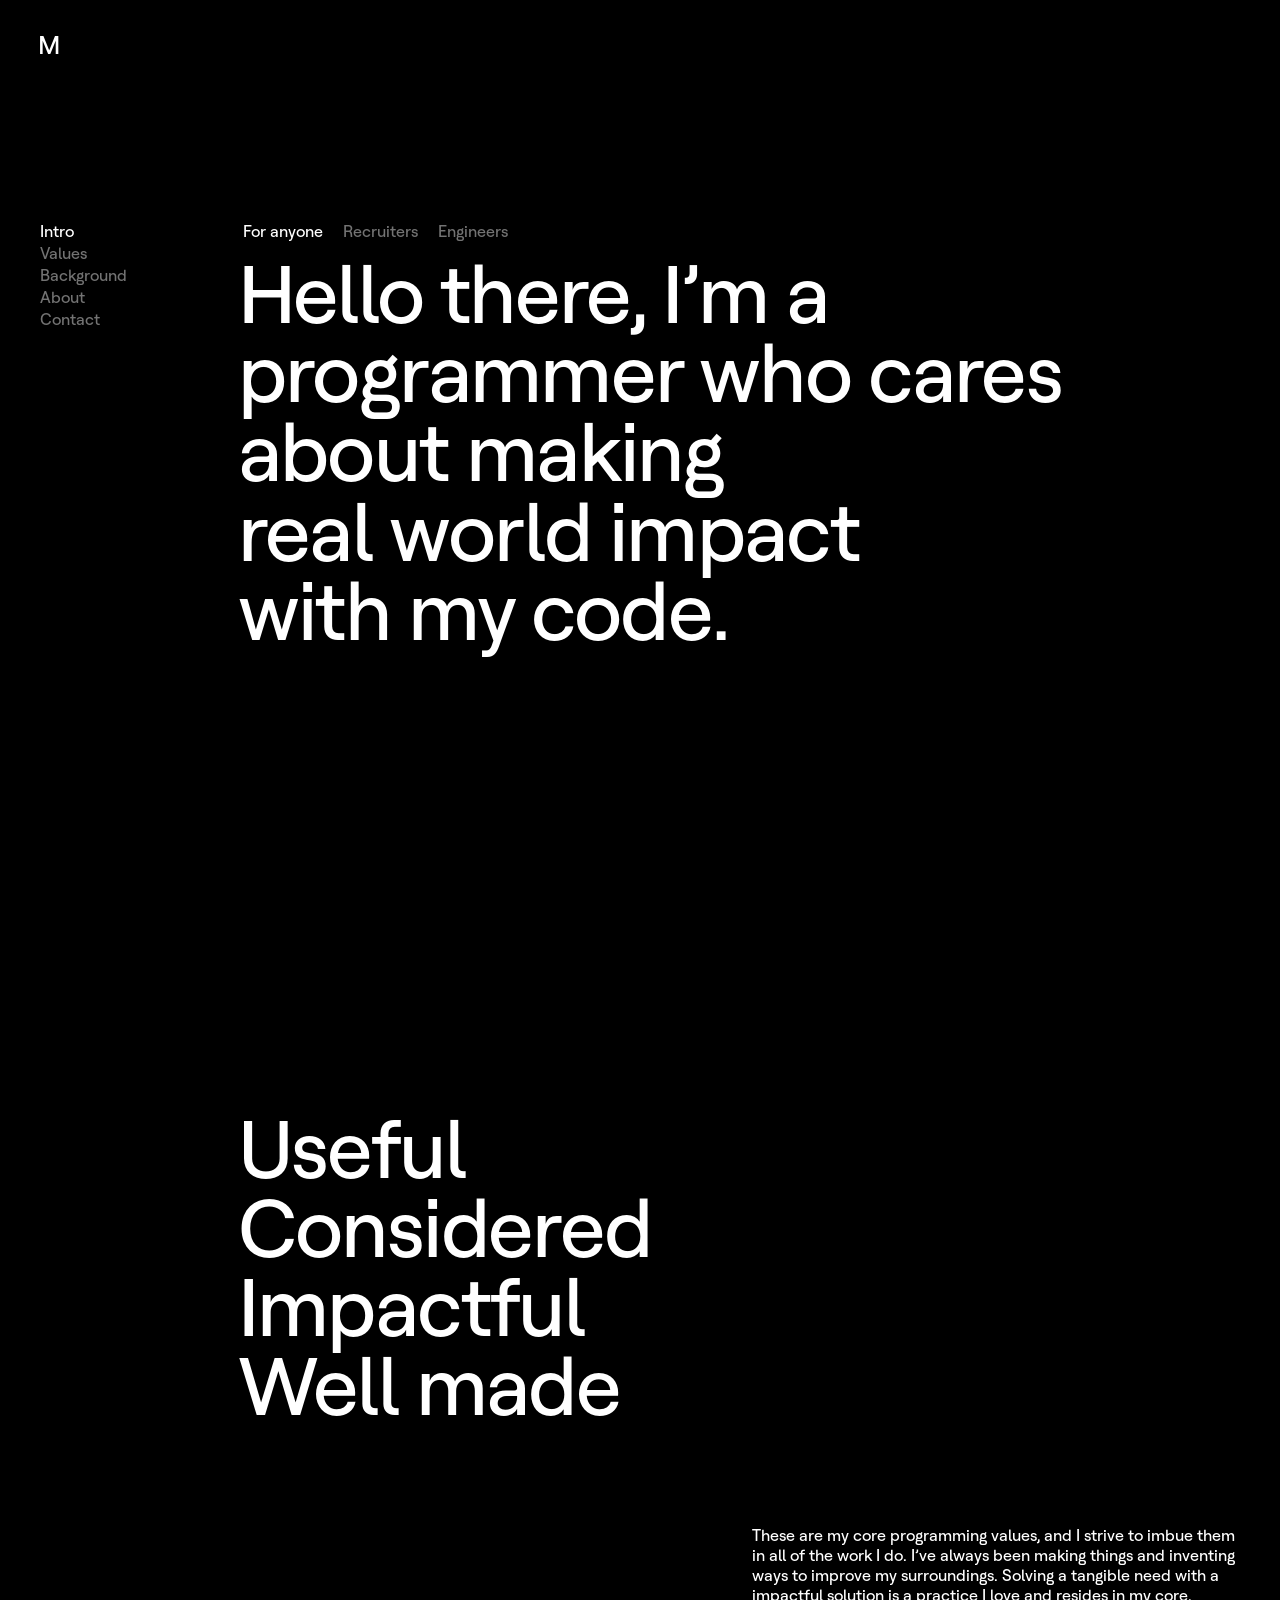
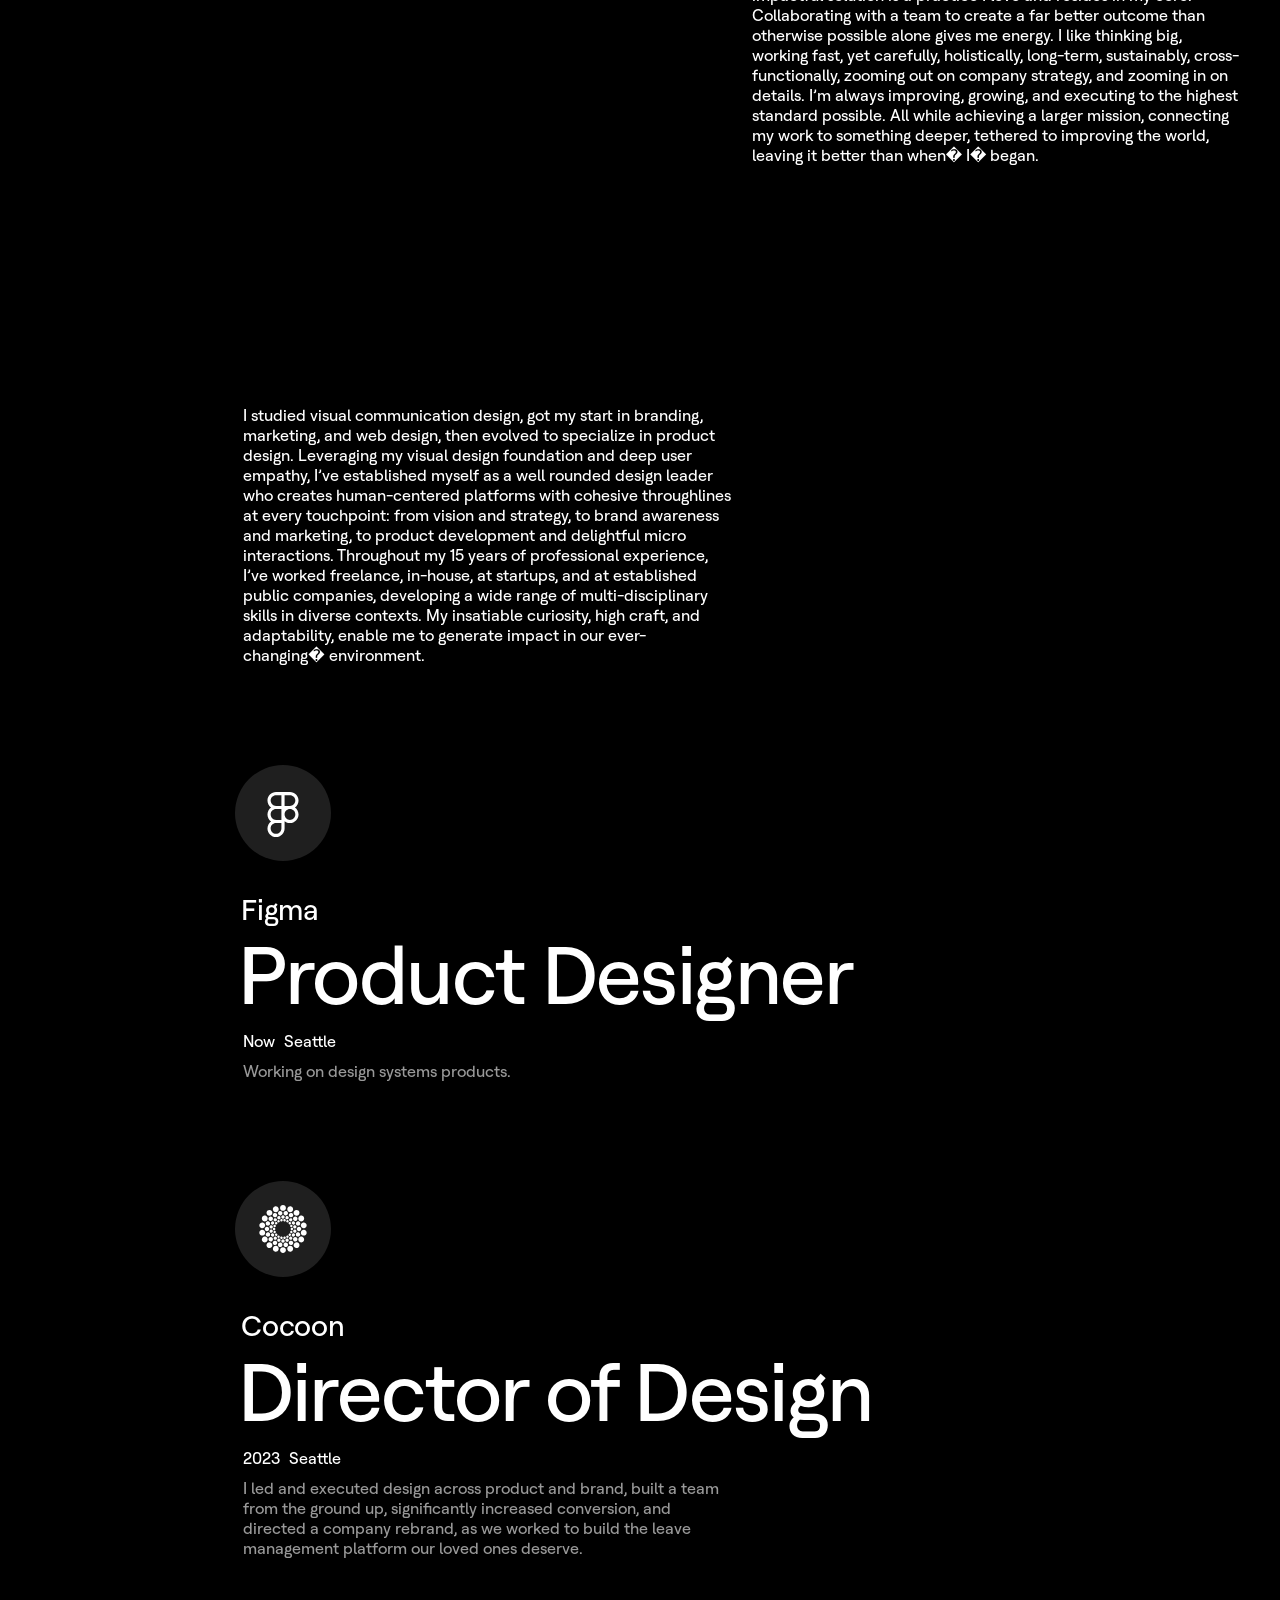
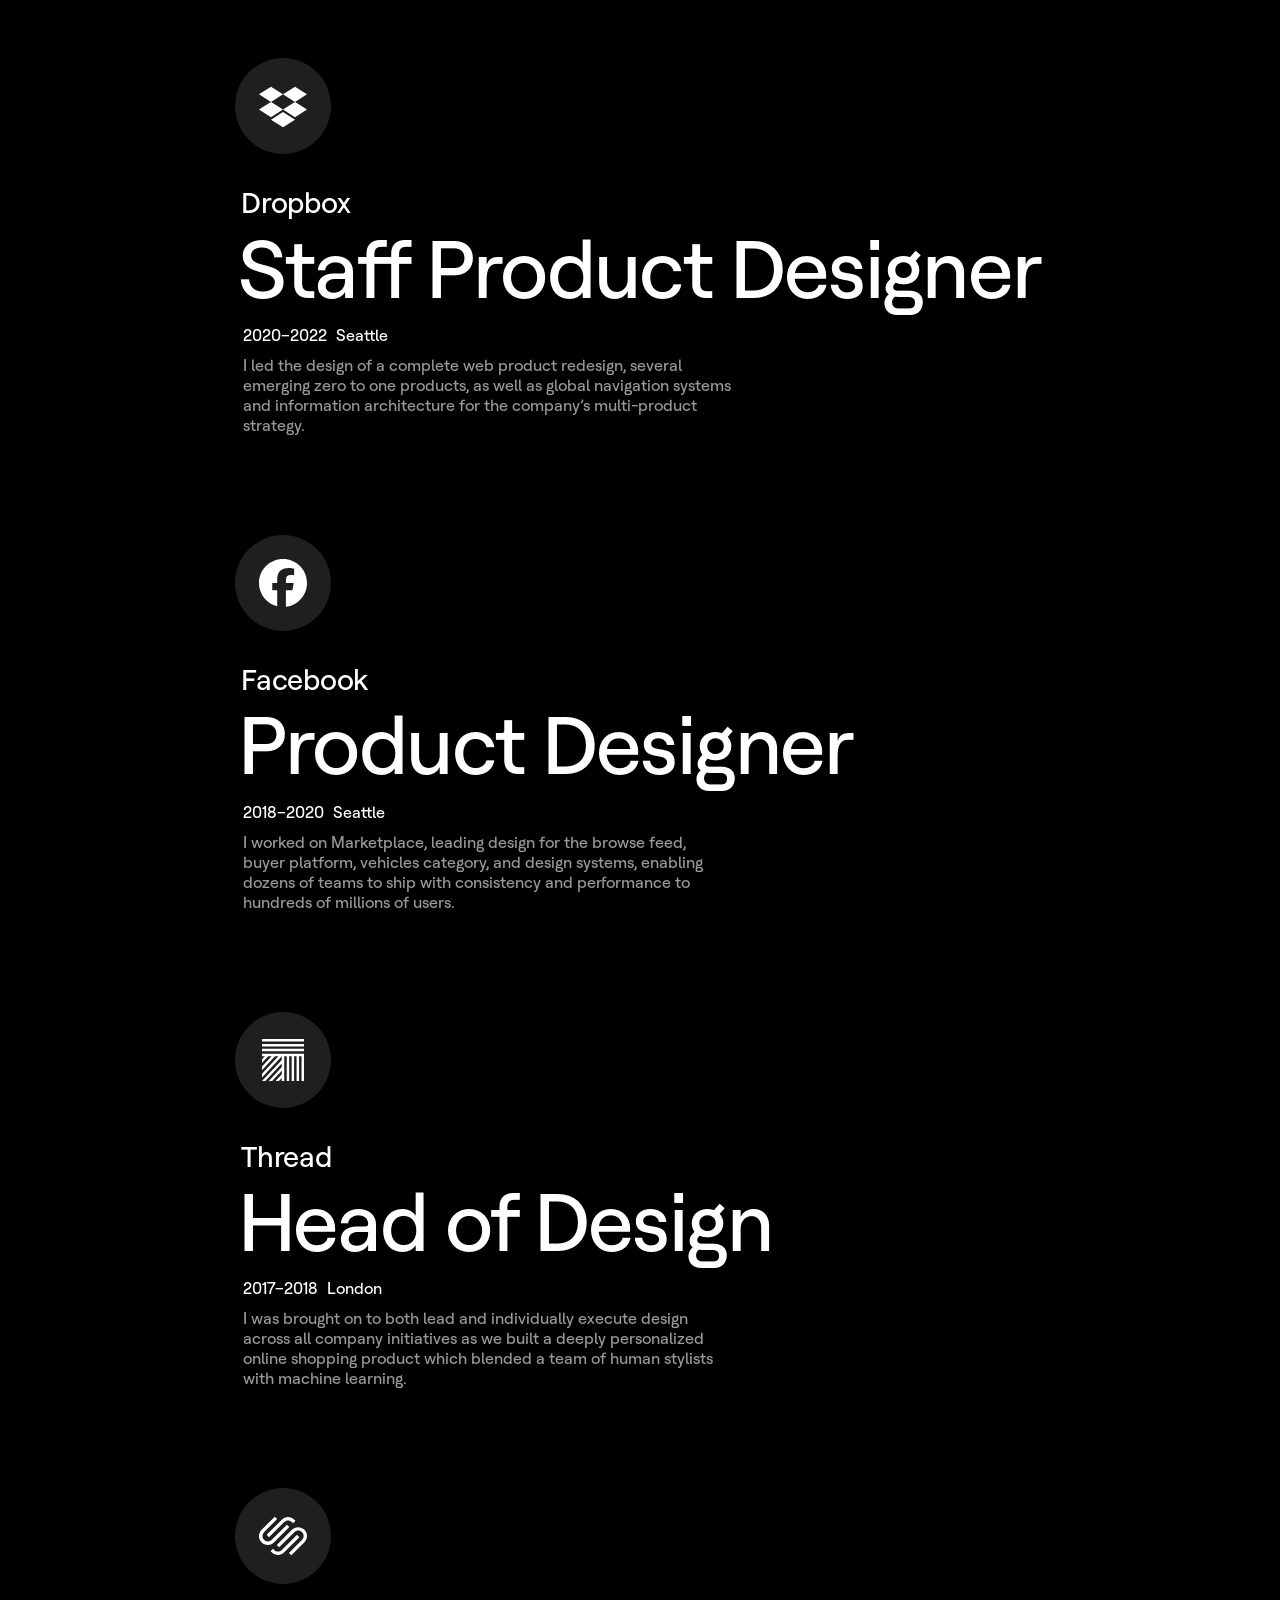
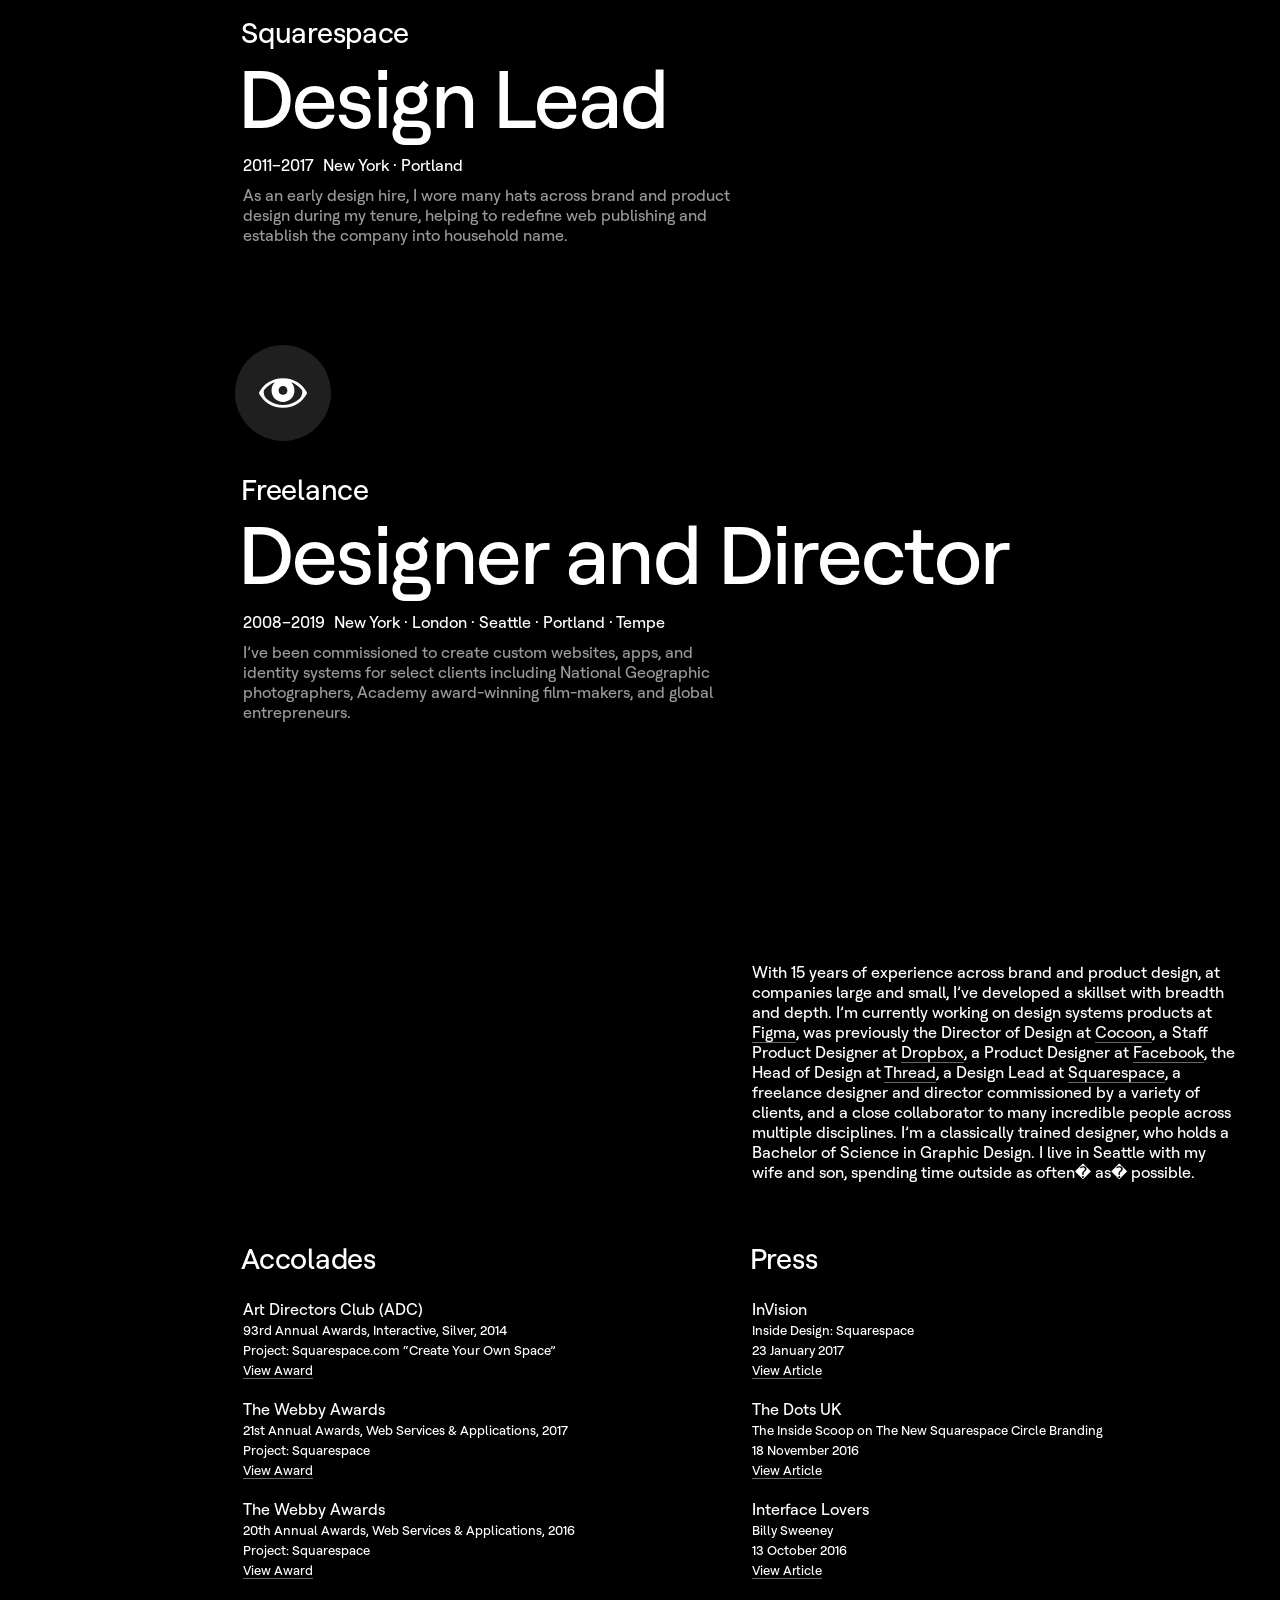
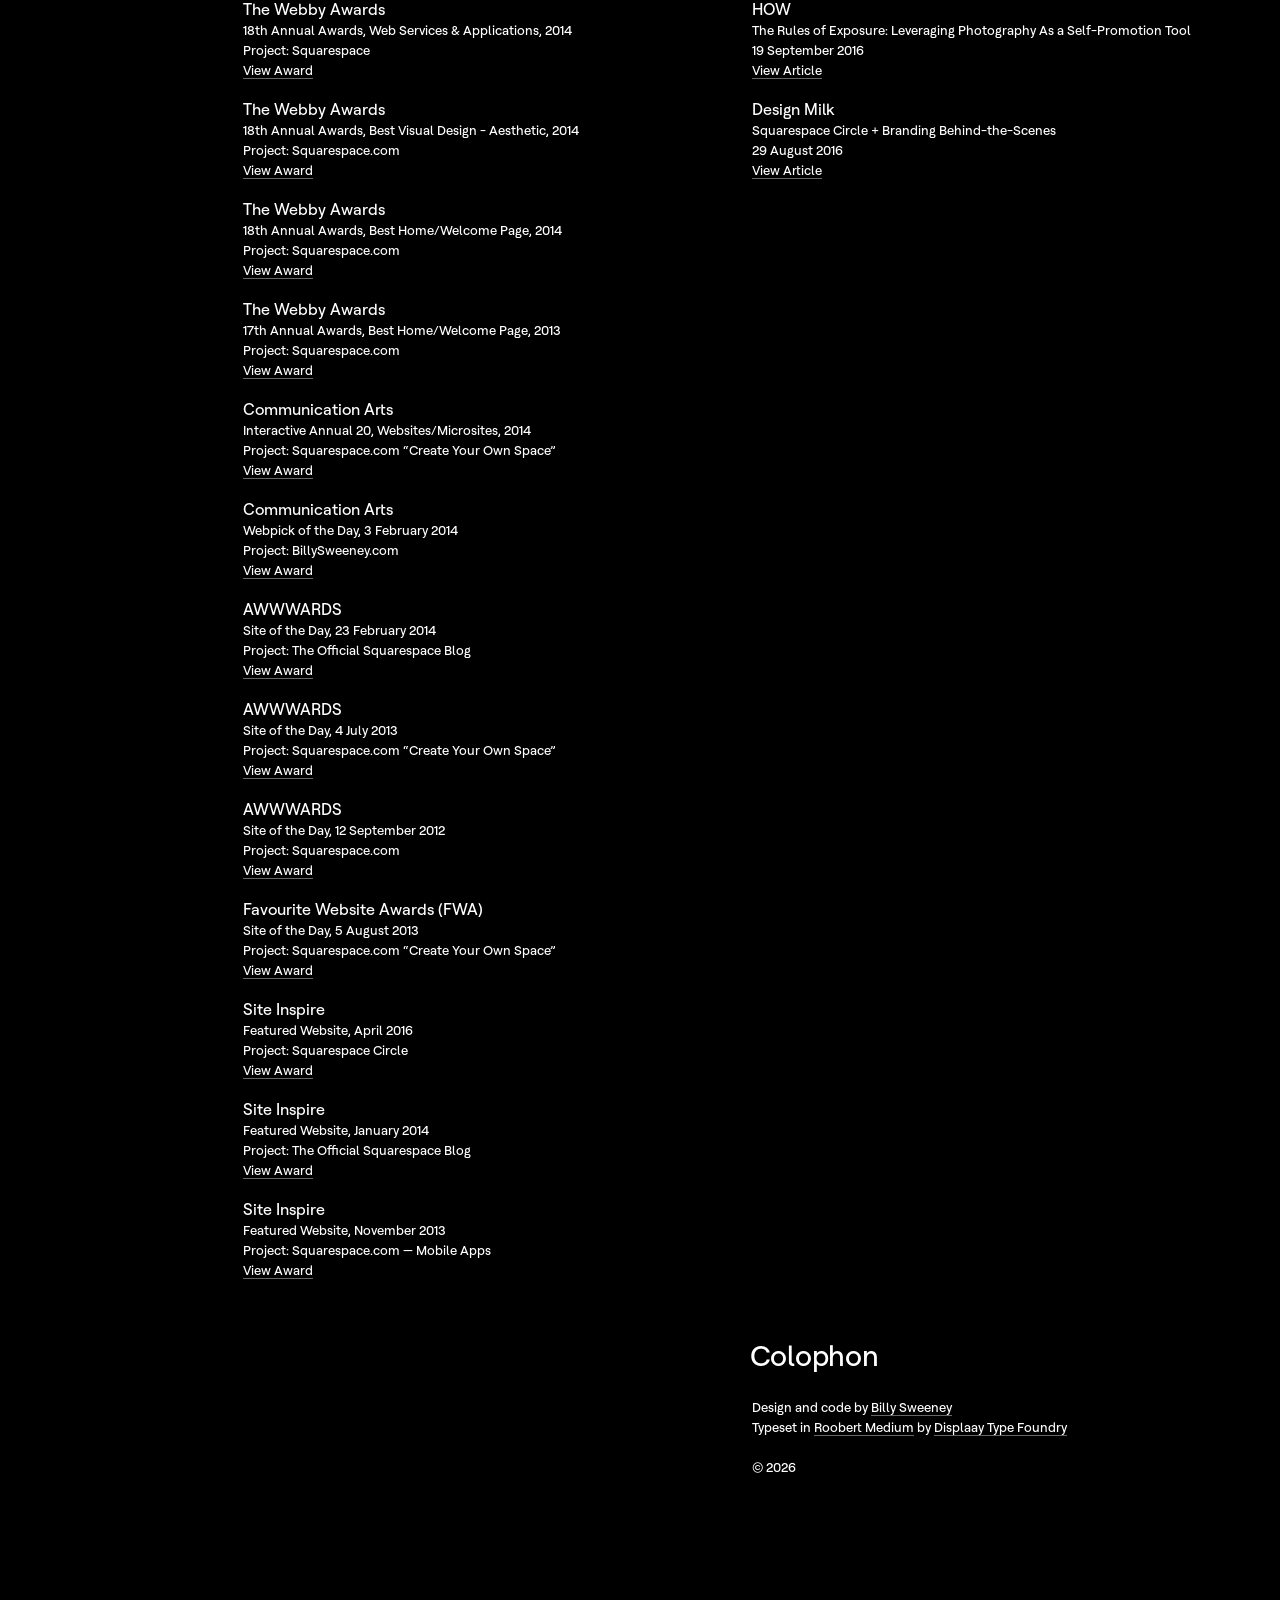
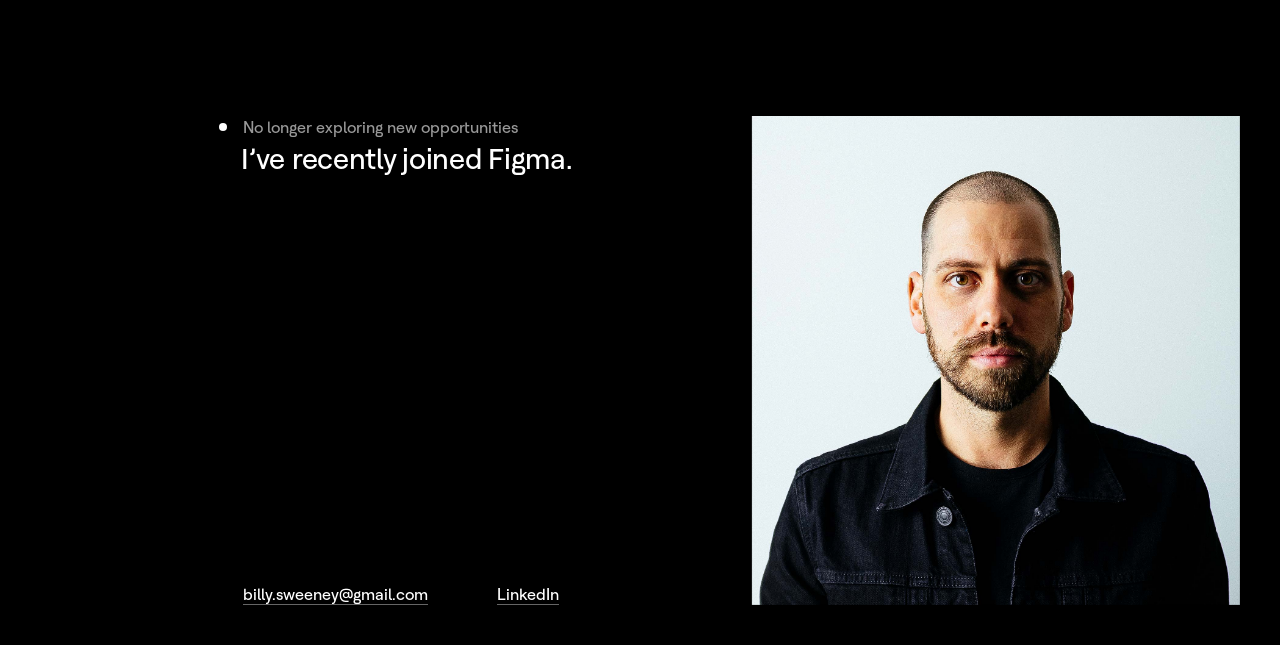
<file: index.html>
<!DOCTYPE html><!--

  Design and code by Billy Sweeney

  ——

  keyboard shortcuts

  g  grid
  b  black
  w  white
  s  sunlight

--><html lang="en"><head>
  <meta charset="UTF-8">
  <title>Mayank Joshi — Programmer</title>
  <meta http-equiv="X-UA-Compatible" content="IE=edge,chrome=1">
  <meta name="viewport" content="width=device-width, initial-scale=1">

  <link rel="shortcut icon" type="image/x-icon" href="images/favicon-32x32.png">

  <link rel="canonical" href="https://billysweeney.com">

  <meta name="description" content="Hello there, I’m a programmer who cares about making real world impact with my code.">
  <meta name="keywords" content="designer, product designer, brand designer, design director, seattle, best designers">

  <meta property="og:site_name" content="Billy Sweeney">
  <meta property="og:title" content="Billy Sweeney — Designer">
  <meta property="og:description" content="Hello there, I’m a programmer who cares about making real world impact with my code.">
  <meta property="og:type" content="website">
  <meta property="og:image" content="images/sharing-image-2400x2400.png">
  <meta property="og:url" content="https://billysweeney.com">

  <meta name="twitter:title" content="Billy Sweeney — Designer">
  <meta name="twitter:description" content="Hello there, I’m a programmer who cares about making real world impact with my code.">
  <meta name="twitter:card" content="summary_large_image">
  <meta name="twitter:image" content="https://billysweeney.com/assets/app/sharing-image-2400x2400.png">
  <meta name="twitter:url" content="https://billysweeney.com">

  <link href="css/normalize-8.0.1.css" rel="stylesheet">
  <link href="css/reset.css" rel="stylesheet">
  <link href="css/font.css" rel="stylesheet">
  <link href="css/variables.css" rel="stylesheet">
  <link href="css/color.css" rel="stylesheet">
  <link href="css/style.css" rel="stylesheet">
  <link href="css/grid.css" rel="stylesheet">
  <link href="css/media-queries.css" rel="stylesheet">

  <script src="js/modernizr.js"></script>
  <script src="js/jquery-3.7.1.min.js"></script>
  <script src="js/jquery-easing-1.4.1.js"></script>
  <script src="js/script.js"></script>

<!-- Google tag (gtag.js) -->
<script async="" src="https://www.googletagmanager.com/gtag/js?id=G-QD6JDESCLJ"></script>
<script>
  window.dataLayer = window.dataLayer || [];
  function gtag(){dataLayer.push(arguments);}
  gtag('js', new Date());

  gtag('config', 'G-QD6JDESCLJ');
</script></head>

<body class="cover--is--visible is--loading theme--00">

  <header class="app-header">
    <div class="content">

      <div class="brand">
        <h3><span>M</span><span>a</span><span>y</span><span>a</span><span>n</span><span>k</span><span> </span><span>J</span><span>o</span><span>s</span><span>h</span><span>i</span></h3>
      </div>

      <div class="actions">
        <div class="option navigation">
          <div class="content">
            <div class="icon">
              <div class="line"><div class="content"></div></div>
              <div class="line"><div class="content"></div></div>
            </div>
          </div>
        </div>
      </div>

    </div>
  </header>

  <nav class="app-nav">
    <div class="content">
      <div class="item intro is--active">Intro</div>
      <!-- <div class="item work">Work</div> -->
      <div class="item values">Values</div>
      <div class="item background">Background</div>
      <!-- <div class="item references">References</div> -->
      <div class="item about">About</div>
      <div class="item contact">Contact</div>
    </div>
  </nav>

  <main class="app-main">

    <section class="section cover">
      <div class="content">
        <h1>Mayank Joshi<br>-Programmer</h1>
      </div>
    </section>

    <section class="section intro">
      <div class="content">

        <div class="gradient-mask left"></div>
        <div class="gradient-mask right is--visible"></div>
        <div class="options">
          <div class="option anyone is--active">For anyone</div>
          <div class="option recruiters">Recruiters</div>
          <!-- <div class="option design-directors">Design Directors</div>
          <div class="option product-designers">Product Designers</div>
          <div class="option product-managers">Product Managers</div> -->
          <div class="option engineers">Engineers</div>
        </div>

        <div class="texts">
          <h1 class="text anyone is--visible">Hello there, I’m a <br>programmer who cares <br>about making <br>real world impact <br>with my code.</h1>
          <h1 class="text recruiters">I’m a freshman at IIIT Una, I specialise in C/C++ and I'm also currently engaged with learning Python.</h1>
          <!-- <h1 class="text design-directors">I take pride in my craft, and love mentoring earlier career designers. I develop cross functional partnerships, and thrive in complex, ambiguous environments.</h1>
          <h1 class="text product-designers">I’m a systems thinker with a high bar for quality. From process to pixels, I’ll collaborate with you, learn from you, and help make something we’re proud of.</h1>
          <h1 class="text product-managers">I bring end-to-end product acumen, from vision and strategy to discovery and delivery. I’ll partner closely with you to generate the highest impact possible.</h1> -->
          <h1 class="text engineers">I’m {highly_technical} and while (I’m not fully an engineer) I know my way around stuff can speak “fluently” with you.</h1>
        </div>

      </div>
    </section>

    <!-- <section class="section work">
      <div class="content">
        <div class="hero-image">
          <figure>
            <div class="image"></div>
            <div class="image-overlay-01"></div>
            <div class="image-overlay-02"></div>
          </figure>
        </div>
      </div>
    </section> -->

    <section class="section values">
      <div class="content">
        <div class="title">
          <h1>Useful</h1>
          <h1>Considered</h1>
          <h1>Impactful</h1>
          <h1>Well made</h1>
        </div>
        <div class="description">
          <p>These are my core programming values, and I strive to imbue them in all of the work I do. I’ve always been making things and inventing ways to improve my surroundings. Solving a tangible need with a impactful solution is a practice I love and resides in my core. Collaborating with a team to create a far better outcome than otherwise possible alone gives me energy. I like thinking big, working fast, yet carefully, holistically, long-term, sustainably, cross-functionally, zooming out on company strategy, and zooming in on details. I’m always improving, growing, and executing to the highest standard possible. All while achieving a larger mission, connecting my work to something deeper, tethered to improving the world, leaving it better than when�&nbsp;I�&nbsp;began.</p>
        </div>
      </div>
    </section>

    <section class="section background">
      <div class="content">

        <div class="description">
          <p>I studied visual communication design, got my start in branding, marketing, and web design, then evolved to specialize in product design. Leveraging my visual design foundation and deep user empathy, I’ve established myself as a well rounded design leader who creates human-centered platforms with cohesive throughlines at every touchpoint: from vision and strategy, to brand awareness and marketing, to product development and delightful micro interactions. Throughout my 15 years of professional experience, I’ve worked freelance, in-house, at startups, and at established public companies, developing a wide range of multi-disciplinary skills in diverse contexts. My insatiable curiosity, high craft, and adaptability, enable me to generate impact in our ever-changing�&nbsp;environment.</p>
        </div>

        <div class="item">
          <div class="logo">
            <div class="content">
              <svg class="icon figma" xmlns="http://www.w3.org/2000/svg" width="64" height="64" viewBox="0 0 64 64">
                <path d="M43.92475 26.53085c2.17871-1.55361 3.60659-4.09521 3.60659-6.96915 0-4.72129-3.8409-8.56171-8.56219-8.56171H25.03086c-4.72129 0-8.56219 3.84042-8.56219 8.56171 0 2.87393 1.42788 5.41554 3.60659 6.96915-2.17871 1.55361-3.60659 4.09521-3.60659 6.96915s1.42788 5.41554 3.60659 6.96915c-2.17871 1.55361-3.60659 4.09521-3.60659 6.96915 0 4.72129 3.84091 8.56171 8.56219 8.56171s8.56219-3.84042 8.56219-8.56171v-7.28374c1.47097 1.19053 3.34062 1.90715 5.3761 1.90715 4.72129 0 8.56219-3.84042 8.56219-8.56171 0-2.87393-1.42789-5.41554-3.60659-6.96915zM33.59304 14.18512h5.3761c2.96442 0 5.3761 2.41217 5.3761 5.37659s-2.41169 5.37659-5.3761 5.37659h-5.3761V14.18512zm-13.93829 5.37659c0-2.96442 2.41169-5.37659 5.3761-5.37659h5.3761V24.9383h-5.3761c-2.96441-.00001-5.3761-2.41218-5.3761-5.37659zm0 13.93829c0-2.96441 2.41169-5.37659 5.3761-5.37659h5.3761v10.75318h-5.3761c-2.96441 0-5.3761-2.41217-5.3761-5.37659zm10.75221 13.93829c0 2.96442-2.41169 5.37659-5.3761 5.37659s-5.3761-2.41217-5.3761-5.37659 2.41169-5.37659 5.3761-5.37659h5.3761v5.37659zm8.56219-8.5617c-2.96442 0-5.3761-2.41217-5.3761-5.37659s2.41169-5.37659 5.3761-5.37659 5.3761 2.41217 5.3761 5.37659-2.41169 5.37659-5.3761 5.37659z"></path>
              </svg>
            </div>
          </div>
          <h2 class="company">Figma</h2>
          <h1 class="role">Product Designer</h1>
          <p class="metadata">
            <span class="time">Now</span>
            <span class="location">Seattle</span>
          </p>
          <p class="description">Working on design systems products.</p>
        </div>

        <div class="item">
          <div class="logo">
            <div class="content">
              <svg class="icon cocoon" xmlns="http://www.w3.org/2000/svg" width="64" height="64" viewBox="0 0 64 64">
                <path d="M11.76091 38.54567c1.59456-.28117 2.65928-1.80174 2.37811-3.3963-.28117-1.59455-1.80174-2.65927-3.3963-2.37811s-2.65928 1.80174-2.37811 3.3963c.28117 1.59456 1.80174 2.65927 3.3963 2.37811zm40.47818-13.09134c-1.59456.28116-2.65928 1.80174-2.37811 3.3963.28117 1.59456 1.80174 2.65928 3.3963 2.37811 1.59456-.28116 2.65928-1.80174 2.37811-3.3963-.28116-1.59456-1.80174-2.65927-3.3963-2.37811zM16.29332 41.06826c-.80958-1.40223-2.60261-1.88268-4.00484-1.07309-1.40223.80958-1.88267 2.6026-1.07309 4.00484.80958 1.40223 2.60261 1.88267 4.00484 1.07309 1.40223-.80958 1.88267-2.60261 1.07309-4.00484zm31.41336-18.13652c.80958 1.40223 2.6026 1.88267 4.00484 1.07309 1.40223-.80958 1.88267-2.6026 1.07309-4.00484-.80958-1.40223-2.60261-1.88267-4.00484-1.0731-1.40223.8096-1.88267 2.60262-1.07309 4.00485zM20.34207 45.89337c-1.24035-1.04078-3.08956-.87899-4.13033.36136-1.04077 1.24035-.87899 3.08956.36136 4.13033s3.08956.87899 4.13033-.36135c1.04077-1.24035.87899-3.08956-.36136-4.13034zm23.31586-27.78674c1.24035 1.04077 3.08956.87899 4.13033-.36136 1.04078-1.24034.87899-3.08956-.36135-4.13033-1.24035-1.04077-3.08956-.87899-4.13034.36136-1.04078 1.24034-.87899 3.08955.36136 4.13033zM25.79694 49.04274c-1.52151-.55379-3.20387.23071-3.75765 1.75222-.55379 1.52151.23071 3.20387 1.75222 3.75765 1.52151.55379 3.20387-.23071 3.75765-1.75222.55379-1.5215-.23071-3.20386-1.75222-3.75765zm12.40612-34.08549c1.52151.55379 3.20387-.23071 3.75766-1.75222.55378-1.52151-.23071-3.20387-1.75222-3.75766s-3.20387.23071-3.75765 1.75222c-.5538 1.52152.2307 3.20388 1.75221 3.75766zm-6.20308 35.17926c-1.61916 0-2.93174 1.31258-2.93174 2.93174C29.06824 54.6874 30.38082 56 31.99998 56s2.93175-1.31258 2.93175-2.93174-1.31259-2.93175-2.93175-2.93175zm.00004-36.27302c1.61916 0 2.93174-1.31258 2.93174-2.93174C34.93177 9.31259 33.61918 8 32.00002 8c-1.61915 0-2.93174 1.31258-2.93174 2.93174-.00001 1.61916 1.31258 2.93175 2.93174 2.93175zm6.20302 35.17926c-1.52151.55378-2.30601 2.23615-1.75222 3.75765.55378 1.52151 2.23614 2.30601 3.75765 1.75223 1.52151-.55379 2.30601-2.23615 1.75222-3.75765-.55378-1.52152-2.23613-2.30602-3.75765-1.75223zm-12.40608-34.0855c1.52151-.55378 2.30601-2.23614 1.75223-3.75765-.55379-1.52151-2.23614-2.30601-3.75765-1.75222-1.52151.55378-2.30601 2.23614-1.75223 3.75766.55378 1.5215 2.23614 2.30599 3.75765 1.75221zm17.86096 30.93613c-1.24035 1.04078-1.40213 2.88999-.36135 4.13033 1.04077 1.24035 2.88998 1.40213 4.13033.36136 1.24035-1.04078 1.40213-2.88999.36136-4.13034-1.04078-1.24034-2.88999-1.40213-4.13034-.36135zM20.34208 18.10662c1.24035-1.04078 1.40213-2.88999.36136-4.13034-1.04077-1.24035-2.88999-1.40213-4.13033-.36136-1.24035 1.04078-1.40213 2.88999-.36136 4.13033 1.04077 1.24036 2.88998 1.40215 4.13033.36137zm31.36943 21.88854c-1.40223-.80958-3.19526-.32914-4.00483 1.0731-.80958 1.40223-.32914 3.19526 1.07309 4.00483 1.40223.80958 3.19526.32914 4.00484-1.07309.80958-1.40223.32914-3.19526-1.0731-4.00484zM12.28849 24.00483c1.40223.80958 3.19526.32914 4.00484-1.07309.80958-1.40223.32914-3.19526-1.07309-4.00484-1.40224-.80958-3.19527-.32914-4.00485 1.0731-.80958 1.40223-.32914 3.19526 1.0731 4.00483zm40.96878 8.76643c-1.59456-.28117-3.11514.78355-3.3963 2.37811-.28117 1.59456.78355 3.11513 2.37811 3.3963 1.59456.28116 3.11513-.78355 3.39629-2.37811.28118-1.59456-.78354-3.11513-2.3781-3.3963zm-42.51454-1.54252c1.59456.28116 3.11513-.78355 3.3963-2.37811.28117-1.59456-.78355-3.11513-2.37811-3.3963-1.59456-.28117-3.11513.78355-3.3963 2.37811s.78355 3.11513 2.37811 3.3963zm6.97309 8.3414c1.15635-.42088 1.75257-1.69947 1.33169-2.85582-.42088-1.15635-1.69947-1.75256-2.85582-1.33169S14.43912 37.0821 14.86 38.23845c.42088 1.15634 1.69947 1.75256 2.85582 1.33169zM47.8083 28.61737c1.15635-.42088 1.75256-1.69947 1.33169-2.85582s-1.69947-1.75257-2.85582-1.33169c-1.15635.42088-1.75256 1.69947-1.33169 2.85582s1.69947 1.75256 2.85582 1.33169zM21.1664 43.99908c.94267-.79099 1.06562-2.19639.27463-3.13905-.79099-.94267-2.19639-1.06562-3.13906-.27463-.94266.79099-1.06562 2.19639-.27463 3.13905.791.94266 2.1964 1.06561 3.13906.27463zm21.6672-23.99816c-.94267.79099-1.06562 2.19639-.27463 3.13906.79099.94266 2.19639 1.06562 3.13905.27463.94266-.79099 1.06562-2.19639.27463-3.13906-.79099-.94266-2.19639-1.06562-3.13905-.27463zM22.87999 47.7963c1.0657.61528 2.4284.25015 3.04368-.81555.61528-1.06569.25015-2.42839-.81555-3.04367-1.06569-.61528-2.4284-.25014-3.04368.81555-.61528 1.06569-.25014 2.42839.81555 3.04367zm18.24002-31.5926c-1.0657-.61528-2.4284-.25014-3.04368.81555-.61528 1.0657-.25014 2.4284.81555 3.04367 1.06569.61528 2.42839.25014 3.04367-.81555.61528-1.06569.25015-2.42839-.81554-3.04367zm-9.70618 31.95183c.21368-1.21187-.5955-2.3675-1.80736-2.58119-1.21186-.21368-2.3675.5955-2.58119 1.80736-.21369 1.21186.5955 2.3675 1.80736 2.58119 1.21187.21368 2.36751-.5955 2.58119-1.80736zm1.17234-32.31106c-.21369 1.21186.5955 2.3675 1.80736 2.58119 1.21186.21368 2.3675-.5955 2.58118-1.80737.21369-1.21187-.5955-2.3675-1.80736-2.58119-1.21186-.21368-2.3675.59551-2.58118 1.80737zm4.38853 31.53724c-.21368-1.21186-1.36932-2.02105-2.58118-1.80737-1.21186.21368-2.02105 1.36932-1.80737 2.58118.21368 1.21186 1.36932 2.02105 2.58118 1.80737s2.02106-1.36932 1.80737-2.58118zm-9.94941-30.76342c.21369 1.21186 1.36932 2.02105 2.58119 1.80736 1.21187-.21368 2.02105-1.36932 1.80737-2.58119-.21368-1.21186-1.36932-2.02105-2.58118-1.80737-1.21187.2137-2.02106 1.36934-1.80738 2.5812zm11.86659 27.31879c-1.06569.61528-1.43083 1.97798-.81555 3.04367.61528 1.0657 1.97798 1.43083 3.04367.81555s1.43083-1.97798.81555-3.04367c-.61528-1.0657-1.97798-1.43083-3.04367-.81555zM25.10812 20.06292c1.06569-.61528 1.43083-1.97798.81555-3.04367-.61528-1.0657-1.97798-1.43083-3.04368-.81555-1.06569.61528-1.43083 1.97798-.81555 3.04367.61529 1.0657 1.97799 1.43083 3.04368.81555zM42.8336 43.99907c.94267.79099 2.34807.66803 3.13906-.27464.79099-.94266.66803-2.34806-.27464-3.13905-.94266-.79099-2.34806-.66803-3.13905.27463-.79099.94267-.66804 2.34807.27463 3.13906zM21.1664 20.00093c-.94266-.79099-2.34806-.66803-3.13905.27463-.79099.94267-.66803 2.34806.27463 3.13905.94266.79099 2.34807.66803 3.13905-.27463.79099-.94266.66803-2.34807-.27463-3.13905zM49.14 38.23844c.42088-1.15635-.17534-2.43494-1.33169-2.85582-1.15635-.42087-2.43494.17535-2.85582 1.3317-.42088 1.15635.17534 2.43494 1.33169 2.85581s2.43494-.17534 2.85582-1.33169zM14.86 25.76156c-.42088 1.15635.17534 2.43494 1.33169 2.85582s2.43494-.17534 2.85582-1.33169-.17534-2.43494-1.33169-2.85582c-1.15635-.42088-2.43494.17534-2.85582 1.33169zm35.38 6.23843c0-1.23056-.99757-2.22812-2.22813-2.22812S45.78375 30.76944 45.78375 32s.99757 2.22813 2.22813 2.22813S50.24 33.23055 50.24 31.99999zM13.76 32c0 1.23056.99756 2.22813 2.22812 2.22812 1.23056 0 2.22813-.99756 2.22813-2.22812s-.99757-2.22813-2.22813-2.22813C14.75756 29.77188 13.76 30.76944 13.76 32zm6.70372 3.73105c.9089-.16026 1.51579-1.027 1.35552-1.93591-.16026-.90891-1.02699-1.51581-1.93589-1.35555-.9089.16026-1.51579 1.027-1.35552 1.93591.16027.90892 1.02699 1.51582 1.93589 1.35555zm23.65293-4.17065c.9089-.16026 1.51579-1.027 1.35552-1.93591-.16027-.90891-1.027-1.51581-1.93589-1.35555-.9089.16026-1.51579 1.027-1.35552 1.93591.16026.90892 1.02699 1.51582 1.93589 1.35555zM23.0472 37.16895c-.46146-.79928-1.48349-1.07314-2.28276-.61168-.79927.46146-1.07312 1.48351-.61166 2.28279.46146.79928 1.48349 1.07314 2.28276.61168.79927-.46146 1.07312-1.4835.61166-2.28279zm17.9056-10.33791c.46146.79928 1.48349 1.07314 2.28276.61168.79927-.46146 1.07312-1.4835.61166-2.28279-.46146-.79929-1.48349-1.07314-2.28276-.61168s-1.07312 1.48351-.61166 2.28279zM23.20669 42.47961c.707.59325 1.76105.50103 2.35429-.20597.59324-.707.50102-1.76107-.20598-2.35432-.707-.59325-1.76105-.50104-2.35429.20597-.59325.707-.50102 1.76107.20598 2.35432zm17.58662-20.95922c-.707-.59325-1.76105-.50104-2.35429.20597-.59324.70701-.50102 1.76107.20598 2.35432.707.59325 1.76105.50104 2.35429-.20597s.50102-1.76107-.20598-2.35432zM27.32119 44.85516c.86726.31566 1.82621-.13151 2.14186-.99878.31566-.86727-.13151-1.82623-.99877-2.1419-.86726-.31566-1.82621.13151-2.14186.99878-.31566.86727.13151 1.82623.99877 2.1419zm9.35762-25.71032c-.86726-.31567-1.82621.1315-2.14186.99877-.31566.86727.13151 1.82623.99877 2.1419.86726.31566 1.82621-.1315 2.14186-.99878.31566-.86727-.13151-1.82622-.99877-2.14189zm-4.67879 26.53535c.92292 0 1.6711-.74818 1.6711-1.67111 0-.92293-.74818-1.67112-1.6711-1.67112-.92292 0-1.67109.74818-1.67109 1.67111-.00001.92293.74817 1.67111 1.67109 1.67112zm-.00004-27.36038c-.92292 0-1.67109.74818-1.67109 1.67111 0 .92293.74818 1.67112 1.6711 1.67112.92292 0 1.67109-.74818 1.67109-1.67111 0-.92293-.74818-1.67112-1.6711-1.67112zm4.67888 26.53538c.86726-.31566 1.31442-1.27462.99876-2.14189-.31566-.86728-1.2746-1.31445-2.14187-.99879-.86726.31566-1.31442 1.27462-.99876 2.14189.31566.86727 1.27461 1.31445 2.14187.99879zm-9.35772-25.71037c-.86726.31566-1.31442 1.27461-.99876 2.14189.31566.86727 1.2746 1.31444 2.14186.99879s1.31442-1.27462.99876-2.14189c-.31565-.86728-1.2746-1.31445-2.14186-.99879zm13.47222 23.33483c.707-.59325.79921-1.64731.20597-2.35432-.59324-.70701-1.6473-.79923-2.35429-.20598-.707.59325-.79921 1.64731-.20597 2.35432s1.64729.79923 2.35429.20598zM23.20664 21.52034c-.707.59325-.79921 1.64731-.20597 2.35432.59324.70701 1.64729.79923 2.35429.20598.707-.59325.79921-1.64731.20597-2.35432-.59324-.707-1.64729-.79922-2.35429-.20598zm20.64061 17.31978c.46146-.79928.18761-1.82132-.61167-2.28279-.79927-.46147-1.8213-.18762-2.28276.61166-.46146.79928-.18761 1.82132.61167 2.28279.79927.46148 1.8213.18763 2.28276-.61166zm-23.6945-13.68025c-.46146.79928-.18761 1.82132.61167 2.28279.79927.46147 1.8213.18761 2.28276-.61167.46146-.79928.18761-1.82132-.61167-2.28279-.79927-.46146-1.8213-.18761-2.28276.61167zm23.38354 10.57124c.9089.16026 1.77563-.44663 1.93589-1.35554.16026-.90891-.44663-1.77565-1.35553-1.93592-.9089-.16027-1.77562.44663-1.93588 1.35554-.16027.90892.44663 1.77565 1.35552 1.93592zm-21.71706-5.5263c.16026-.90891-.44663-1.77565-1.35553-1.93592-.9089-.16027-1.77563.44662-1.93588 1.35554-.16026.90891.44663 1.77565 1.35553 1.93592.9089.16026 1.77562-.44663 1.93588-1.35554zm2.24941 5.99857c.64207-.2337.97312-.94365.73942-1.58572-.2337-.64208-.94365-.97314-1.58571-.73944-.64207.23369-.97312.94365-.73942 1.58572.23369.64207.94364.97313 1.58571.73944zm16.70901-6.08159c.64207-.2337.97312-.94365.73942-1.58573-.2337-.64208-.94364-.97314-1.58571-.73944-.64207.2337-.97312.94365-.73942 1.58573.2337.64207.94365.97313 1.58571.73944zm-14.64056 6.79782c-.4392-.52343-1.21956-.5917-1.74298-.1525-.52342.4392-.59169 1.21957-.15248 1.743.43921.52343 1.21956.59171 1.74298.1525.52341-.4392.59168-1.21957.15248-1.743zm11.72582-9.83922c.43921.52343 1.21956.59171 1.74298.1525.52341-.43921.59169-1.21957.15248-1.743-.4392-.52343-1.21956-.5917-1.74298-.1525-.52341.4392-.59168 1.21957-.15248 1.743zM26.9361 40.77107c.59174.34164 1.34838.1389 1.69002-.45284.34163-.59174.13889-1.3484-.45285-1.69004s-1.34838-.1389-1.69002.45284c-.34163.59174-.13889 1.34839.45285 1.69004zm10.58065-15.8521c.34164-.59174.13889-1.34839-.45285-1.69004-.59174-.34165-1.34838-.1389-1.69002.45284-.34164.59174-.13889 1.3484.45285 1.69004.59173.34164 1.34838.1389 1.69002-.45284zm-7.2754 17.05514c.6729.11865 1.31457-.33065 1.43322-1.00356.11865-.6729-.33066-1.31459-1.00356-1.43324-.6729-.11865-1.31457.33065-1.43321 1.00356s.33066 1.31459 1.00355 1.43324zm3.5173-19.94822c-.6729-.11866-1.31457.33065-1.43322 1.00356-.11864.6729.33067 1.31458 1.00356 1.43324.6729.11866 1.31457-.33065 1.43322-1.00355.11864-.67291-.33066-1.3146-1.00356-1.43325zm1.00362 18.51501c-.11865-.6729-.76033-1.12222-1.43322-1.00357-.6729.11864-1.1222.76033-1.00355 1.43323.11865.6729.76033 1.12222 1.43322 1.00357.6729-.11865 1.1222-.76033 1.00355-1.43323zm-5.52454-17.0818c.11865.6729.76033 1.12222 1.43322 1.00357.6729-.11865 1.1222-.76033 1.00355-1.43323-.11865-.6729-.76033-1.12222-1.43322-1.00357-.6729.11865-1.1222.76032-1.00355 1.43323zm7.82624 17.31202c.59174-.34164.79448-1.09829.45284-1.69003-.34164-.59174-1.09829-.79449-1.69002-.45285-.59174.34164-.79448 1.09829-.45284 1.69004.34165.59173 1.09829.79448 1.69002.45284zm-8.89075-15.39935c.59173-.34164.79447-1.0983.45283-1.69004-.34164-.59174-1.09829-.79449-1.69002-.45285-.59173.34164-.79448 1.09829-.45283 1.69004.34163.59174 1.09828.79449 1.69002.45285zm9.84223 13.2909c.52342.43921 1.30378.37094 1.74298-.15248.4392-.52342.37092-1.30379-.1525-1.743s-1.30378-.37094-1.74298.15248c-.43919.52342-.37092 1.30379.1525 1.743zm-12.0309-13.32534c-.52342-.43921-1.30378-.37094-1.74298.15248-.4392.52342-.37092 1.30379.1525 1.743.52342.43921 1.30378.37094 1.74298-.15248.4392-.52342.37092-1.30379-.1525-1.743zM39.9314 36.20345c.64207.2337 1.35202-.09735 1.58571-.73943s-.09737-1.35203-.73944-1.58573-1.35202.09735-1.58571.73943.09737 1.35203.73944 1.58573zm-15.12336-6.82117c.23369-.64208-.09737-1.35203-.73944-1.58573-.64207-.2337-1.35201.09735-1.58571.73943s.09736 1.35203.73944 1.58573c.64207.2337 1.35201-.09735 1.58571-.73943zm17.31984 2.61777c0-.68328-.55391-1.2372-1.23719-1.2372s-1.23718.55391-1.23717 1.23719c0 .68328.55391 1.2372 1.23719 1.2372s1.23717-.55391 1.23717-1.23719zm-20.25576-.0001c0 .68328.55391 1.2372 1.23719 1.2372s1.23718-.55391 1.23717-1.23719c0-.68328-.55391-1.2372-1.23719-1.2372-.68327 0-1.23717.55391-1.23717 1.23719z"></path>
              </svg>
            </div>
          </div>
          <h2 class="company">Cocoon</h2>
          <h1 class="role">Director of Design</h1>
          <p class="metadata">
            <span class="time">2023</span>
            <span class="location">Seattle</span>
          </p>
          <p class="description">I led and executed design across product and brand, built a team from the ground up, significantly increased conversion, and directed a company rebrand, as we worked to build the leave management platform our loved ones deserve.</p>
        </div>

        <div class="item">
          <div class="logo">
            <div class="content">
              <svg class="icon dropbox" xmlns="http://www.w3.org/2000/svg" width="64" height="64" viewBox="0 0 64 64">
                <path d="M55.99997 20.28144 44.0006 12.6503l-11.99958 7.63114 11.99958 7.63114 11.99937-7.63114zM19.99951 12.6503 8.00003 20.28144l11.99948 7.63114 12.00151-7.63114-12.00151-7.63114zM8.00003 35.54382l11.99948 7.63124 12.00151-7.63124-12.00151-7.63124-11.99948 7.63124zm24.00098 0 11.99958 7.63124 11.99938-7.63124-11.99937-7.63125-11.99959 7.63125zm-12.0015 10.17474 12.00151 7.63114 11.99958-7.63114-11.99958-7.63114-12.00151 7.63114z"></path>
              </svg>
            </div>
          </div>
          <h2 class="company">Dropbox</h2>
          <h1 class="role">Staff Product Designer</h1>
          <p class="metadata">
            <span class="time">2020–2022</span>
            <span class="location">Seattle</span>
          </p>
          <p class="description">I led the design of a complete web product redesign, several emerging zero to one products, as well as global navigation systems and information architecture for the company’s multi-product strategy.</p>
        </div>

        <div class="item">
          <div class="logo">
            <div class="content">
              <svg class="icon facebook" xmlns="http://www.w3.org/2000/svg" width="64" height="64" viewBox="0 0 64 64">
                <path d="M56 32C56 18.74516 45.25484 8 32 8S8 18.74516 8 32c0 11.25549 7.74868 20.69973 18.20214 23.29325V39.33406h-4.949V32h4.949v-3.1602c0-8.16882 3.69684-11.9551 11.7166-11.9551 1.52047 0 4.14404.29813 5.21731.59626v6.64835c-.56645-.05963-1.55029-.08944-2.77263-.08944-3.93534 0-5.45582 1.49066-5.45582 5.36638V32h7.83926l-1.34678 7.33406H34.9076v16.49017C46.79103 54.3889 56 44.27053 56 32z"></path>
              </svg>
            </div>
          </div>
          <h2 class="company">Facebook</h2>
          <h1 class="role">Product Designer</h1>
          <p class="metadata">
            <span class="time">201<span class="numeral-8">8</span>–2020</span>
            <span class="location">Seattle</span>
          </p>
          <p class="description">I worked on Marketplace, leading design for the browse feed, buyer platform, vehicles category, and design systems, enabling dozens of teams to ship with consistency and performance to hundreds of millions of users.</p>
        </div>

        <div class="item">
          <div class="logo">
            <div class="content">
              <svg class="icon thread" xmlns="http://www.w3.org/2000/svg" width="64" height="64" viewBox="0 0 64 64">
                <path d="M11 28.29001h2.83499L11 31.31747v3.605l6.21248-6.63246h3.395L11 38.54498v3.605l12.98497-13.87749h3.395L11 45.77249V49.395L30.75746 28.29v3.605L11 53h3.37749l16.37997-17.5v3.62251L17.77249 53h3.37749l9.60748-10.25497v3.605L24.52747 53h3.395l2.83499-3.04498V53h2.48508V28.29001h2.46745V53h2.46756V28.29001H40.645V53h2.46745V28.29001h2.46756V53h2.48497V28.29001h2.46756V53H53V25.82245H11v2.46756zm0-4.93501h42v-2.48508H11V23.355zm0-4.95253h42v-2.46745H11v2.46745zM11 11v2.46745h42V11H11z"></path>
              </svg>
            </div>
          </div>
          <h2 class="company">Thread</h2>
          <h1 class="role">Head of Design</h1>
          <p class="metadata">
            <span class="time">2017–201<span class="numeral-8">8</span></span>
            <span class="location">London</span>
          </p>
          <p class="description">I was brought on to both lead and individually execute design across all company initiatives as we built a deeply personalized online shopping product which blended a team of human stylists with machine learning.</p>
        </div>

        <div class="item">
          <div class="logo">
            <div class="content">
              <svg class="icon squarespace" xmlns="http://www.w3.org/2000/svg" width="64" height="64" viewBox="0 0 64 64">
                <path d="m18.03613 33.21759 15.1823-15.16612c2.13528-2.12383 5.58516-2.12383 7.72043 0l1.17985 1.17995 2.36513-2.36523-1.17985-1.18518c-3.44476-3.43745-9.02212-3.43745-12.46687 0L15.66567 30.85246l2.37046 2.36513zm5.08056 5.01584L38.30432 23.0458l-2.36513-2.36513-15.18763 15.18764c-2.13646 2.13488-5.59907 2.1337-7.73395-.00276-2.13488-2.13636-2.1337-5.59897.00266-7.73385l13.10267-13.10267-2.36513-2.36513-13.10266 13.10267c-3.48224 3.40145-3.54774 8.98187-.1463 12.46411 3.40145 3.48234 8.98187 3.54784 12.4642.1463.04844-.04726.09629-.09511.14364-.14355zm30.30522-12.46686c-3.44603-3.43449-9.02093-3.43449-12.46687 0L25.76741 40.9542l2.36513 2.36513L43.32017 28.1317c2.13764-2.1334 5.60005-2.12995 7.73345.00769 1.02261 1.02468 1.59724 2.41298 1.59783 3.86056.00562 1.45479-.5773 2.84999-1.61628 3.86835L37.94868 48.97087l2.37056 2.36523L53.4219 38.23343c3.43746-3.44475 3.43746-9.02211.00001-12.46686zm-7.38098 5.01585L30.8533 45.96462c-2.13843 2.13172-5.59828 2.13172-7.73661 0l-1.17995-1.18528-2.36513 2.36513 1.17995 1.18528c3.44594 3.43449 9.02083 3.43449 12.46687 0l15.18763-15.19296-2.36513-2.35437z"></path>
              </svg>
            </div>
          </div>
          <h2 class="company">Squarespace</h2>
          <h1 class="role">Design Lead</h1>
          <p class="metadata">
            <span class="time">2011–2017</span>
            <span class="location">New York · Portland</span>
          </p>
          <p class="description">As an early design hire, I wore many hats across brand and product design during my tenure, helping to redefine web publishing and establish the company into household name.</p>
        </div>

        <div class="item">
          <div class="logo">
            <div class="content">
              <svg class="icon freelance" xmlns="http://www.w3.org/2000/svg" width="64" height="64" viewBox="0 0 64 64">
                <path d="M55.82762 31.32224c-2.11861-3.88645-5.24472-7.42193-9.2669-9.99374-4.01928-2.57234-8.93975-4.16808-14.56074-4.16605-5.62067-.00203-10.54141 1.59371-14.56071 4.16605-4.02215 2.57181-7.14856 6.10729-9.26687 9.99374-.22985.42142-.22985.93437 0 1.35579 2.11831 3.88618 5.24472 7.42168 9.26687 9.99404 4.0193 2.57236 8.94005 4.16777 14.56071 4.16547h.01088c5.61639 0 10.53286-1.59486 14.55016-4.16547 4.02188-2.57236 7.14798-6.10786 9.2666-9.99374.22982-.42172.22982-.93492 0-1.35609zm-23.82764-6.38431c2.43996 0 4.41787 1.99014 4.41787 4.44512 0 2.45471-1.97791 4.4448-4.41787 4.4448-2.43994 0-4.41782-1.99009-4.41782-4.4448 0-2.45498 1.97789-4.44512 4.41782-4.44512zm16.7388 12.44843c-1.11562 1.07074-2.34389 2.04939-3.68163 2.90436-3.5953 2.29618-7.96285 3.7242-13.05717 3.7259-5.09429-.0017-9.46182-1.42971-13.05742-3.7259-1.33662-.8544-2.56374-1.83192-3.6782-2.90146-2.44136-2.48838-2.88566-5.86852-2.37274-8.1509 1.65424-2.11784 3.68305-4.01533 6.05094-5.52907 1.49101-.95219 3.11523-1.75422 4.86875-2.36811-2.01366 2.07526-3.25508 4.91227-3.25508 8.04215 0 6.35872 5.12377 11.51381 11.44376 11.51381 6.32031 0 11.44376-5.15509 11.44376-11.51381 0-3.12958-1.24139-5.96689-3.25475-8.04215 1.75319.6139 3.37743 1.41592 4.86842 2.36811 2.36821 1.51374 4.3967 3.4115 6.05096 5.52962.51294 2.28125.06891 5.65966-2.3696 8.14745z"></path>
              </svg>
            </div>
          </div>
          <h2 class="company">Freelance</h2>
          <h1 class="role">Designer and Director</h1>
          <p class="metadata">
            <span class="time">200<span class="numeral-8">8</span>–2019</span>
            <span class="location">New York · London · Seattle · Portland · Tempe</span>
          </p>
          <p class="description">I’ve been commissioned to create custom websites, apps, and identity systems for select clients including National Geographic photographers, Academy award-winning film-makers, and global entrepreneurs.</p>
        </div>

      </div>
    </section>

    <!-- <section class="section references">
      <div class="content">

        <div class="item">
          <h2 class="quote"><span class="opening-quote-mark">“</span>Truly one of the best design collaborators I’ve ever worked�&nbsp;with.”</h2>
          <p>
            <span class="person"><a href="https://www.linkedin.com/in/ericksongrace/" target="_blank">Grace Erickson</a></span>
            <span class="role">Director of Marketing</span>
          </p>
        </div>

        <div class="item">
          <h2 class="quote"><span class="opening-quote-mark">“</span>Billy has an exceedingly rare blend of high craft and superb strategic and systems�&nbsp;thinking.”</h2>
          <p>
            <span class="person"><a href="https://www.linkedin.com/in/seth-fields/" target="_blank">Seth Fields</a></span>
            <span class="role">Senior UX Program Manager</span>
          </p>
        </div>

        <div class="item">
          <h2 class="quote"><span class="opening-quote-mark">“</span>Billy exemplifies inspirational leadership and unwavering compassion, setting a remarkable standard for�&nbsp;craftsmanship.”</h2>
          <p>
            <span class="person"><a href="https://www.linkedin.com/in/ong-dionne/" target="_blank">Dionne Ong</a></span>
            <span class="role">Product Designer</span>
          </p>
        </div>

        <div class="item">
          <h2 class="quote"><span class="opening-quote-mark">“</span>Billy is an incredible leader, mentor, and human—a visionary and craftsperson with care for�&nbsp;people.”</h2>
          <p>
            <span class="person"><a href="https://www.linkedin.com/in/kaitsmithlowden/" target="_blank">Kait Smith Lowden</a></span>
            <span class="role">Director of Product Design</span>
          </p>
        </div>

        <div class="item">
          <h2 class="quote"><span class="opening-quote-mark">“</span>Billy’s attention to detail and work ethic are insanely diligent. He understands the capabilities and limitations of designing for the web in a way I’m not sure I’ve seen in�&nbsp;many�&nbsp;others.”</h2>
          <p>
            <span class="person"><a href="https://www.linkedin.com/in/ryanq/" target="_blank">Ryan Quintal</a></span>
            <span class="role">Staff Product Designer</span>
          </p>
        </div>

        <div class="item">
          <h2 class="quote"><span class="opening-quote-mark">“</span>Billy is an incredibly thoughtful, meticulous, and craft-oriented designer who blew us away with his ability to think big picture and come up with creative solutions on�&nbsp;the�&nbsp;spot.”</h2>
          <p>
            <span class="person"><a href="https://www.linkedin.com/in/beclai/" target="_blank">Bec Lai</a></span>
            <span class="role">Staff Product Designer</span>
          </p>
        </div>

      </div>
    </section> -->

    <section class="section about">
      <div class="content">

        <div class="biography">
          <p>With 15 years of experience across brand and product design, at companies large and small, I’ve developed a skillset with breadth and depth. I’m currently working on design systems products at <a href="https://www.figma.com/" target="_blank">Figma</a>, was previously the Director of Design at <a href="https://www.cocoon.com/" target="_blank">Cocoon</a>, a Staff Product Designer at <a href="https://www.dropbox.com/" target="_blank">Dropbox</a>, a Product Designer at <a href="https://www.facebook.com/" target="_blank">Facebook</a>, the Head of Design at <a href="https://www.thread.com/" target="_blank">Thread</a>, a Design Lead at <a href="https://www.squarespace.com/" target="_blank">Squarespace</a>, a freelance designer and director commissioned by a variety of clients, and a close collaborator to many incredible people across multiple disciplines. I’m a classically trained designer, who holds a Bachelor of Science in Graphic Design. I live in Seattle with my wife and son, spending time outside as often�&nbsp;as�&nbsp;possible.</p>
        </div>

        <div class="awards">

          <h2>Accolades</h2>

          <p>
            <span class="title">Art Directors Club (ADC)<br></span>
            <span class="description">93rd Annual Awards, Interactive, Silver, 2014<br></span>
            <span class="description">Project: Squarespace.com “Create Your Own Space”<br></span>
            <span class="description"><a href="http://adcglobal.org/wp-content/uploads/2014/04/WinnersNightTwoFINAL.pdf" target="_blank">View Award</a></span>
          </p>

          <p>
            <span class="title">The Webby Awards<br></span>
            <span class="description">21st Annual Awards, Web Services &amp; Applications, 2017<br></span>
            <span class="description">Project: Squarespace<br></span>
            <span class="description"><a href="http://webbyawards.com/winners/2017/websites/general-website/web-services-applications/squarespace/" target="_blank">View Award</a></span>
          </p>

          <p>
            <span class="title">The Webby Awards<br></span>
            <span class="description">20th Annual Awards, Web Services &amp; Applications, 2016<br></span>
            <span class="description">Project: Squarespace<br></span>
            <span class="description"><a href="http://webbyawards.com/winners/2016/websites/general-website/web-services-applications/squarespace/" target="_blank">View Award</a></span>
          </p>

          <p>
            <span class="title">The Webby Awards<br></span>
            <span class="description">1<span class="numeral-8">8</span>th Annual Awards, Web Services &amp; Applications, 2014<br></span>
            <span class="description">Project: Squarespace<br></span>
            <span class="description"><a href="http://webbyawards.com/winners/2014/websites/general-website/web-services-applications/squarespace/" target="_blank">View Award</a></span>
          </p>

          <p>
            <span class="title">The Webby Awards<br></span>
            <span class="description">1<span class="numeral-8">8</span>th Annual Awards, Best Visual Design - Aesthetic, 2014<br></span>
            <span class="description">Project: Squarespace.com<br></span>
            <span class="description"><a href="http://www.webbyawards.com/winners/2014/web/website-features-and-design/best-visual-design-aesthetic/squarespace" target="_blank">View Award</a></span>
          </p>

          <p>
            <span class="title">The Webby Awards<br></span>
            <span class="description">1<span class="numeral-8">8</span>th Annual Awards, Best Home/Welcome Page, 2014<br></span>
            <span class="description">Project: Squarespace.com<br></span>
            <span class="description"><a href="http://www.webbyawards.com/winners/2014/web/website-features-and-design/best-homewelcome-page/squarespace" target="_blank">View Award</a></span>
          </p>

          <p>
            <span class="title">The Webby Awards<br></span>
            <span class="description">17th Annual Awards, Best Home/Welcome Page, 2013<br></span>
            <span class="description">Project: Squarespace.com<br></span>
            <span class="description"><a href="http://winners.webbyawards.com/2013/web/website-features-and-design/best-homewelcome-page/squarespace" target="_blank">View Award</a></span>
          </p>

          <p>
            <span class="title">Communication Arts<br></span>
            <span class="description">Interactive Annual 20, Websites/Microsites, 2014<br></span>
            <span class="description">Project: Squarespace.com “Create Your Own Space”<br></span>
            <span class="description"><a href="http://www.commarts.com/gallery/interactive/all/all/2014/61938/1" target="_blank">View Award</a></span>
          </p>

          <p>
            <span class="title">Communication Arts<br></span>
            <span class="description">Webpick of the Day, 3 February 2014<br></span>
            <span class="description">Project: BillySweeney.com<br></span>
            <span class="description"><a href="http://www.commarts.com/webpicks/billy-sweeney" target="_blank">View Award</a></span>
          </p>

          <p>
            <span class="title">AWWWARDS<br></span>
            <span class="description">Site of the Day, 23 February 2014<br></span>
            <span class="description">Project: The Official Squarespace Blog<br></span>
            <span class="description"><a href="https://www.awwwards.com/sites/the-official-squarespace-blog" target="_blank">View Award</a></span>
          </p>

          <p>
            <span class="title">AWWWARDS<br></span>
            <span class="description">Site of the Day, 4 July 2013<br></span>
            <span class="description">Project: Squarespace.com “Create Your Own Space”<br></span>
            <span class="description"><a href="https://www.awwwards.com/sites/squarespace-create-your-own-space" target="_blank">View Award</a></span>
          </p>

          <p>
            <span class="title">AWWWARDS<br></span>
            <span class="description">Site of the Day, 12 September 2012<br></span>
            <span class="description">Project: Squarespace.com<br></span>
            <span class="description"><a href="https://www.awwwards.com/sites/squarespace" target="_blank">View Award</a></span>
          </p>

          <p>
            <span class="title">Favourite Website Awards (FWA)<br></span>
            <span class="description">Site of the Day, 5 August 2013<br></span>
            <span class="description">Project: Squarespace.com “Create Your Own Space”<br></span>
            <span class="description"><a href="https://thefwa.com/cases/squarespace-create-your-own-space" target="_blank">View Award</a></span>
          </p>

          <p>
            <span class="title">Site Inspire<br></span>
            <span class="description">Featured Website, April 2016<br></span>
            <span class="description">Project: Squarespace Circle<br></span>
            <span class="description"><a href="https://www.siteinspire.com/websites/6398-circle-by-squarespace" target="_blank">View Award</a></span>
          </p>

          <p>
            <span class="title">Site Inspire<br></span>
            <span class="description">Featured Website, January 2014<br></span>
            <span class="description">Project: The Official Squarespace Blog<br></span>
            <span class="description"><a href="https://www.siteinspire.com/websites/832-squarespace-blog" target="_blank">View Award</a></span>
          </p>

          <p>
            <span class="title">Site Inspire<br></span>
            <span class="description">Featured Website, November 2013<br></span>
            <span class="description">Project: Squarespace.com — Mobile Apps<br></span>
            <span class="description"><a href="https://www.siteinspire.com/websites/4128-squarespace-mobile-apps" target="_blank">View Award</a></span>
          </p>

        </div>

        <div class="press">

          <h2>Press</h2>

          <p>
            <span class="title">InVision<br></span>
            <span class="description">Inside Design: Squarespace<br></span>
            <span class="description">23 January 2017<br></span>
            <span class="description"><a href="https://www.invisionapp.com/blog/inside-design-squarespace/" target="_blank">View Article</a></span>
          </p>

          <p>
            <span class="title">The Dots UK<br></span>
            <span class="description">The Inside Scoop on The New Squarespace Circle Branding<br></span>
            <span class="description">1<span class="numeral-8">8</span> November 2016<br></span>
            <span class="description"><a href="https://the-dots.com/projects/the-inside-scoop-on-the-new-squarespace-circle-branding-145111" target="_blank">View Article</a></span>
          </p>

          <p>
            <span class="title">Interface Lovers<br></span>
            <span class="description">Billy Sweeney<br></span>
            <span class="description">13 October 2016<br></span>
            <span class="description"><a href="https://interfacelovers.com/interviews/billy-sweeney" target="_blank">View Article</a></span>
          </p>

          <p>
            <span class="title">HOW<br></span>
            <span class="description">The Rules of Exposure: Leveraging Photography As a Self-Promotion Tool<br></span>
            <span class="description">19 September 2016<br></span>
            <span class="description"><a href="http://www.howdesign.com/design-career/the-rules-of-exposure-leveraging-photography-as-a-self-promotion-tool/" target="_blank">View Article</a></span>
          </p>

          <p>
            <span class="title">Design Milk<br></span>
            <span class="description">Squarespace Circle + Branding Behind-the-Scenes<br></span>
            <span class="description">29 August 2016<br></span>
            <span class="description"><a href="http://design-milk.com/squarespace-circle-top-photo-shoot/" target="_blank">View Article</a></span>
          </p>

        </div>

        <div class="colophon">
          <h2>Colophon</h2>
          <p>
            <span class="description">Design and code by <a href="https://billysweeney.com/">Billy Sweeney</a><br></span>
            <span class="description">Typeset in <a href="https://displaay.net/typeface/roobert-collection/roobert/" target="_blank">Roobert Medium</a> by <a href="https://displaay.net/" target="_blank">Displaay Type Foundry</a><br><br></span>
            <span class="copyright">© <span class="year">2023</span></span>
          </p>
        </div>

      </div>
    </section>

    <section class="section contact">
      <div class="content">

        <div class="text">

          <div class="content">

            <div class="look">
              <div class="radius"></div>
              <div class="dot"></div>
            </div>

            <div class="status">
              <h3>No longer exploring new opportunities</h3>
            </div>

            <div class="interest">
              <h2>I’ve recently joined Figma.</h2>
            </div>

          </div>

          <div class="actions">
            <div class="item"><a href="mailto:billy.sweeney@gmail.com?subject=Enquiry%20from%20website">billy.sweeney@gmail.com</a></div>
            <div class="item"><a href="https://www.linkedin.com/in/billysweeney" target="_blank">LinkedIn</a></div>
          </div>

        </div>

        <div class="image">
          <figure>
            <img src="images/Billy-Sweeney-1600x1600.jpg" alt="Profile photo of Billy Sweeney">
            <div class="image-overlay-01"></div>
            <div class="image-overlay-02"></div>
          </figure>
        </div>

      </div>
    </section>

  </main>

  <aside class="app-aside">

    <div class="options">

      <!-- <div class="option theme">

        <div class="icon-container">
          <svg class="icon theme" xmlns="http://www.w3.org/2000/svg" width="32" height="32" viewBox="0 0 32 32">
            <path d="M17 2h-2v6h2V2zm-1 8c-3.31372 0-6 2.68628-6 6s2.68628 6 6 6 6-2.68628 6-6-2.68628-6-6-6zm0 10c-2.20911 0-4-1.79089-4-4s1.79089-4 4-4 4 1.79089 4 4-1.79089 4-4 4zm-1 10h2v-6h-2v6zM11.05029 9.63605 6.80762 5.39337 5.39337 6.80762l4.24268 4.24268 1.41424-1.41425zm9.89954 12.72796 4.24255 4.24261 1.41425-1.41425-4.24261-4.24268-1.41419 1.41432zM8 15H2v2h6v-2zm16 0v2h6v-2h-6zM5.39337 25.19238l1.41425 1.41425 4.24268-4.24261-1.41425-1.41431-4.24268 4.24267zM26.60663 6.80762l-1.41425-1.41425-4.24268 4.24268 1.41431 1.41412 4.24262-4.24255z"></path>
          </svg>
        </div>

        <div class="slider-container">
          <div class="dots">
            <div class="dot"></div>
            <div class="dot"></div>
            <div class="dot"></div>
            <div class="dot"></div>
            <div class="dot"></div>
            <div class="dot"></div>
            <div class="dot"></div>
            <div class="dot"></div>
            <div class="dot"></div>
            <div class="dot"></div>
            <div class="dot"></div>
            <div class="dot"></div>
            <div class="dot"></div>
            <div class="dot"></div>
            <div class="dot"></div>
            <div class="dot"></div>
            <div class="dot"></div>
          </div>
          <input class="slider" type="range" min="0" max="16" step="1" value="0">
        </div>

      </div> -->

      <!-- <div class="option grid">
        <div class="content">
          <svg class="icon grid" xmlns="http://www.w3.org/2000/svg" width="32" height="32" viewBox="0 0 32 32">
            <path d="M5 28h2V4H5v24zm5 0h2V4h-2v24zm5 0h2V4h-2v24zm5 0h2V4h-2v24zm5-24v24h2V4h-2z"></path>
          </svg>
        </div>
      </div> -->

    </div>

  </aside>

  <div class="app-grid-overlay">
    <div class="column">
      <div class="line"></div>
      <div class="line"></div>
    </div>
    <div class="column">
      <div class="line"></div>
      <div class="line"></div>
    </div>
    <div class="column">
      <div class="line"></div>
      <div class="line"></div>
    </div>
    <div class="column">
      <div class="line"></div>
      <div class="line"></div>
    </div>
    <div class="column">
      <div class="line"></div>
      <div class="line"></div>
    </div>
    <div class="column">
      <div class="line"></div>
      <div class="line"></div>
    </div>
    <div class="column">
      <div class="line"></div>
      <div class="line"></div>
    </div>
    <div class="column">
      <div class="line"></div>
      <div class="line"></div>
    </div>
    <div class="column">
      <div class="line"></div>
      <div class="line"></div>
    </div>
    <div class="column">
      <div class="line"></div>
      <div class="line"></div>
    </div>
    <div class="column">
      <div class="line"></div>
      <div class="line"></div>
    </div>
    <div class="column">
      <div class="line"></div>
      <div class="line"></div>
    </div>
  </div>




</body></html>
</file>
<file: css/font.css>
/* Font
----------------------------------------------------------------------------- */

@font-face {
  src: url("../fonts/Roobert-Medium.woff2") format("woff2");
  font-family: "Billy Sans";
  font-style: normal;
  font-weight: 500;
}

* {
  font-family: var(--font--family);
  font-style: var(--font--style);
  font-weight: var(--font--weight);
  font-feature-settings: var(--font--feature-settings);
  -moz-osx-font-smoothing: grayscale;
  -webkit-font-smoothing: antialiased;
}

html {
  font-size: var(--font--size-regular);
  line-height: var(--font--size-regular-line-height);
}

.numeral-8 {
  font-feature-settings: var(--font--feature-settings-no-stylized-numeral-8);
}

.opening-quote-mark {
  margin-left: var(--font--margin-left-opening-quote-mark);
}


/* Options */
/* font-feature-settings: "liga", "dlig", "tnum", "frac", "ss01", "ss02", "ss03", "ss04", "ss05", "ss06"; */

/* Compensate for embedded left side space on H */
/* margin-left: -0.08em; */
</file>
<file: css/variables.css>
/* Variables
----------------------------------------------------------------------------- */

:root {
  --font--family: "Billy Sans", system-ui, sans-serif;
  --font--style: normal;
  --font--weight: 500;
  --font--margin-left: -0.07em;
  --font--margin-left-opening-quote-mark: -0.406em;
  --font--feature-settings: "liga", "ss02", "ss03", "ss04", "ss06";
  --font--feature-settings-no-stylized-numeral-8: "ss06" 0;
  --font--size-huge: clamp(36px, 5.14vw, 5.14vw);
  --font--size-large: clamp(26px, 1.81vw, 1.81vw);
  --font--size-medium: 26px;
  --font--size-regular: 16px;
  --font--size-regular-line-height: 1.25;
}

:root {
  --grid--app-margin: 40px;
  --grid--app-columns: var(--grid--app-columns-12);
  --grid--app-columns-12: repeat(12, [col-start] 1fr);
  --grid--app-columns-6: repeat(6, [col-start] 1fr);
  --grid--app-columns-4: repeat(4, [col-start] 1fr);
  --grid--app-columns-3: repeat(3, [col-start] 1fr);
  --grid--app-columns-2: repeat(2, [col-start] 1fr);
  --grid--app-columns-1: repeat(1, [col-start] 1fr);
  --grid--app-gutter: 20px;
  --grid--app-xheight: 220px;
}

:root {
  --color--foreground--100: rgb(0 0 0 / 1);
  --color--foreground--50:  rgb(0 0 0 / 0.5);
  --color--foreground--33:  rgb(0 0 0 / 0.333);
  --color--foreground--25:  rgb(0 0 0 / 0.25);
  --color--foreground--20:  rgb(0 0 0 / 0.2);
  --color--foreground--15:  rgb(0 0 0 / 0.15);
  --color--foreground--10:  rgb(0 0 0 / 0.1);
  --color--foreground--5:   rgb(0 0 0 / 0.05);
  --color--foreground--0:   rgb(0 0 0 / 0);
  --color--background--100: rgb(255 255 255 / 1);
  --color--background--0:   rgb(255 255 255 / 0);
}
</file>
<file: css/color.css>
/* Color
----------------------------------------------------------------------------- */

body {
  color: var(--color--foreground--100);
  background-color: var(--color--background--100);
}
body.theme--16 {
  --color--foreground--100: rgb(0 0 0 / 1);
  --color--foreground--50:  rgb(0 0 0 / 0.5);
  --color--foreground--33:  rgb(0 0 0 / 0.333);
  --color--foreground--25:  rgb(0 0 0 / 0.25);
  --color--foreground--20:  rgb(0 0 0 / 0.2);
  --color--foreground--15:  rgb(0 0 0 / 0.15);
  --color--foreground--10:  rgb(0 0 0 / 0.1);
  --color--foreground--5:   rgb(0 0 0 / 0.05);
  --color--foreground--0:   rgb(0 0 0 / 0);
  --color--background--100: rgb(255 255 255 / 1);
  --color--background--0:   rgb(255 255 255 / 0);
}
body.theme--15 {
  --color--foreground--100: rgb(18 25 26 / 1);
  --color--foreground--50:  rgb(18 25 26 / 0.5);
  --color--foreground--33:  rgb(18 25 26 / 0.333);
  --color--foreground--25:  rgb(18 25 26 / 0.25);
  --color--foreground--20:  rgb(18 25 26 / 0.2);
  --color--foreground--15:  rgb(18 25 26 / 0.15);
  --color--foreground--10:  rgb(18 25 26 / 0.1);
  --color--foreground--5:   rgb(18 25 26 / 0.05);
  --color--foreground--0:   rgb(18 25 26 / 0);
  --color--background--100: rgb(242 251 253 / 1);
  --color--background--0:   rgb(242 251 253 / 0);
}
body.theme--14 {
  --color--foreground--100: rgb(30 40 42 / 1);
  --color--foreground--50:  rgb(30 40 42 / 0.5);
  --color--foreground--33:  rgb(30 40 42 / 0.333);
  --color--foreground--25:  rgb(30 40 42 / 0.25);
  --color--foreground--20:  rgb(30 40 42 / 0.2);
  --color--foreground--15:  rgb(30 40 42 / 0.15);
  --color--foreground--10:  rgb(30 40 42 / 0.1);
  --color--foreground--5:   rgb(30 40 42 / 0.05);
  --color--foreground--0:   rgb(30 40 42 / 0);
  --color--background--100: rgb(222 235 238 / 1);
  --color--background--0:   rgb(222 235 238 / 0);
}
body.theme--13 {
  --color--foreground--100: rgb(38 54 49 / 1);
  --color--foreground--50:  rgb(38 54 49 / 0.5);
  --color--foreground--33:  rgb(38 54 49 / 0.333);
  --color--foreground--25:  rgb(38 54 49 / 0.25);
  --color--foreground--20:  rgb(38 54 49 / 0.2);
  --color--foreground--15:  rgb(38 54 49 / 0.15);
  --color--foreground--10:  rgb(38 54 49 / 0.1);
  --color--foreground--5:   rgb(38 54 49 / 0.05);
  --color--foreground--0:   rgb(38 54 49 / 0);
  --color--background--100: rgb(213 227 222 / 1);
  --color--background--0:   rgb(213 227 222 / 0);
}
body.theme--12 {
  --color--foreground--100: rgb(59 66 54 / 1);
  --color--foreground--50:  rgb(59 66 54 / 0.5);
  --color--foreground--33:  rgb(59 66 54 / 0.333);
  --color--foreground--25:  rgb(59 66 54 / 0.25);
  --color--foreground--20:  rgb(59 66 54 / 0.2);
  --color--foreground--15:  rgb(59 66 54 / 0.15);
  --color--foreground--10:  rgb(59 66 54 / 0.1);
  --color--foreground--5:   rgb(59 66 54 / 0.05);
  --color--foreground--0:   rgb(59 66 54 / 0);
  --color--background--100: rgb(209 218 203 / 1);
  --color--background--0:   rgb(209 218 203 / 0);
}
body.theme--11 {
  --color--foreground--100: rgb(81 78 56 / 1);
  --color--foreground--50:  rgb(81 78 56 / 0.5);
  --color--foreground--33:  rgb(81 78 56 / 0.333);
  --color--foreground--25:  rgb(81 78 56 / 0.25);
  --color--foreground--20:  rgb(81 78 56 / 0.2);
  --color--foreground--15:  rgb(81 78 56 / 0.15);
  --color--foreground--10:  rgb(81 78 56 / 0.1);
  --color--foreground--5:   rgb(81 78 56 / 0.05);
  --color--foreground--0:   rgb(81 78 56 / 0);
  --color--background--100: rgb(213 209 183 / 1);
  --color--background--0:   rgb(213 209 183 / 0);
}
body.theme--10 {
  --color--foreground--100: rgb(119 78 52 / 1);
  --color--foreground--50:  rgb(119 78 52 / 0.5);
  --color--foreground--33:  rgb(119 78 52 / 0.333);
  --color--foreground--25:  rgb(119 78 52 / 0.25);
  --color--foreground--20:  rgb(119 78 52 / 0.2);
  --color--foreground--15:  rgb(119 78 52 / 0.15);
  --color--foreground--10:  rgb(119 78 52 / 0.1);
  --color--foreground--5:   rgb(119 78 52 / 0.05);
  --color--foreground--0:   rgb(119 78 52 / 0);
  --color--background--100: rgb(243 230 207 / 1);
  --color--background--0:   rgb(243 230 207 / 0);
}
body.theme--09 {
  --color--foreground--100: rgb(233 79 14 / 1);
  --color--foreground--50:  rgb(233 79 14 / 0.5);
  --color--foreground--33:  rgb(233 79 14 / 0.333);
  --color--foreground--25:  rgb(233 79 14 / 0.25);
  --color--foreground--20:  rgb(233 79 14 / 0.2);
  --color--foreground--15:  rgb(233 79 14 / 0.15);
  --color--foreground--10:  rgb(233 79 14 / 0.1);
  --color--foreground--5:   rgb(233 79 14 / 0.05);
  --color--foreground--0:   rgb(233 79 14 / 0);
  --color--background--100: rgb(255 210 180 / 1);
  --color--background--0:   rgb(255 210 180 / 0);
}
/* Mid point is theme--08 */
body.theme--08 {
  --color--foreground--100: rgb(243 230 207 / 1);
  --color--foreground--50:  rgb(243 230 207 / 0.6);
  --color--foreground--33:  rgb(243 230 207 / 0.45);
  --color--foreground--25:  rgb(243 230 207 / 0.4);
  --color--foreground--20:  rgb(243 230 207 / 0.27);
  --color--foreground--15:  rgb(243 230 207 / 0.22);
  --color--foreground--10:  rgb(243 230 207 / 0.17);
  --color--foreground--5:   rgb(243 230 207 / 0.12);
  --color--foreground--0:   rgb(243 230 207 / 0);
  --color--background--100: rgb(233 79 14 / 1);
  --color--background--0:   rgb(233 79 14 / 0);
}
body.theme--07 {
  --color--foreground--100: rgb(243 216 184 / 1);
  --color--foreground--50:  rgb(243 216 184 / 0.6);
  --color--foreground--33:  rgb(243 216 184 / 0.45);
  --color--foreground--25:  rgb(243 216 184 / 0.4);
  --color--foreground--20:  rgb(243 216 184 / 0.27);
  --color--foreground--15:  rgb(243 216 184 / 0.22);
  --color--foreground--10:  rgb(243 216 184 / 0.17);
  --color--foreground--5:   rgb(243 216 184 / 0.12);
  --color--foreground--0:   rgb(243 216 184 / 0);
  --color--background--100: rgb(157 68 51 / 1);
  --color--background--0:   rgb(157 68 51 / 0);
}
body.theme--06 {
  --color--foreground--100: rgb(242 195 164 / 1);
  --color--foreground--50:  rgb(242 195 164 / 0.6);
  --color--foreground--33:  rgb(242 195 164 / 0.45);
  --color--foreground--25:  rgb(242 195 164 / 0.4);
  --color--foreground--20:  rgb(242 195 164 / 0.27);
  --color--foreground--15:  rgb(242 195 164 / 0.22);
  --color--foreground--10:  rgb(242 195 164 / 0.17);
  --color--foreground--5:   rgb(242 195 164 / 0.12);
  --color--foreground--0:   rgb(242 195 164 / 0);
  --color--background--100: rgb(119 58 53 / 1);
  --color--background--0:   rgb(119 58 53 / 0);
}
body.theme--05 {
  --color--foreground--100: rgb(255 177 177 / 1);
  --color--foreground--50:  rgb(255 177 177 / 0.6);
  --color--foreground--33:  rgb(255 177 177 / 0.45);
  --color--foreground--25:  rgb(255 177 177 / 0.4);
  --color--foreground--20:  rgb(255 177 177 / 0.27);
  --color--foreground--15:  rgb(255 177 177 / 0.22);
  --color--foreground--10:  rgb(255 177 177 / 0.17);
  --color--foreground--5:   rgb(255 177 177 / 0.12);
  --color--foreground--0:   rgb(255 177 177 / 0);
  --color--background--100: rgb(84 60 89 / 1);
  --color--background--0:   rgb(84 60 89 / 0);
}
body.theme--04 {
  --color--foreground--100: rgb(248 166 211 / 1);
  --color--foreground--50:  rgb(248 166 211 / 0.6);
  --color--foreground--33:  rgb(248 166 211 / 0.45);
  --color--foreground--25:  rgb(248 166 211 / 0.4);
  --color--foreground--20:  rgb(248 166 211 / 0.27);
  --color--foreground--15:  rgb(248 166 211 / 0.22);
  --color--foreground--10:  rgb(248 166 211 / 0.17);
  --color--foreground--5:   rgb(248 166 211 / 0.12);
  --color--foreground--0:   rgb(248 166 211 / 0);
  --color--background--100: rgb(64 54 79 / 1);
  --color--background--0:   rgb(64 54 79 / 0);
}
body.theme--03 {
  --color--foreground--100: rgb(207 188 236 / 1);
  --color--foreground--50:  rgb(207 188 236 / 0.6);
  --color--foreground--33:  rgb(207 188 236 / 0.45);
  --color--foreground--25:  rgb(207 188 236 / 0.4);
  --color--foreground--20:  rgb(207 188 236 / 0.27);
  --color--foreground--15:  rgb(207 188 236 / 0.22);
  --color--foreground--10:  rgb(207 188 236 / 0.17);
  --color--foreground--5:   rgb(207 188 236 / 0.12);
  --color--foreground--0:   rgb(207 188 236 / 0);
  --color--background--100: rgb(46 50 72 / 1);
  --color--background--0:   rgb(46 50 72 / 0);
}
body.theme--02 {
  --color--foreground--100: rgb(183 212 245 / 1);
  --color--foreground--50:  rgb(183 212 245 / 0.6);
  --color--foreground--33:  rgb(183 212 245 / 0.45);
  --color--foreground--25:  rgb(183 212 245 / 0.4);
  --color--foreground--20:  rgb(183 212 245 / 0.27);
  --color--foreground--15:  rgb(183 212 245 / 0.22);
  --color--foreground--10:  rgb(183 212 245 / 0.17);
  --color--foreground--5:   rgb(183 212 245 / 0.12);
  --color--foreground--0:   rgb(183 212 245 / 0);
  --color--background--100: rgb(24 41 56 / 1);
  --color--background--0:   rgb(24 41 56 / 0);
}
body.theme--01 {
  --color--foreground--100: rgb(195 235 241 / 1);
  --color--foreground--50:  rgb(195 235 241 / 0.6);
  --color--foreground--33:  rgb(195 235 241 / 0.45);
  --color--foreground--25:  rgb(195 235 241 / 0.4);
  --color--foreground--20:  rgb(195 235 241 / 0.27);
  --color--foreground--15:  rgb(195 235 241 / 0.22);
  --color--foreground--10:  rgb(195 235 241 / 0.17);
  --color--foreground--5:   rgb(195 235 241 / 0.12);
  --color--foreground--0:   rgb(195 235 241 / 0);
  --color--background--100: rgb(5 26 28 / 1);
  --color--background--0:   rgb(5 26 28 / 0);
}
body.theme--00 {
  --color--foreground--100: rgb(255 255 255 / 1);
  --color--foreground--50:  rgb(255 255 255 / 0.6);
  --color--foreground--33:  rgb(255 255 255 / 0.45);
  --color--foreground--25:  rgb(255 255 255 / 0.4);
  --color--foreground--20:  rgb(255 255 255 / 0.27);
  --color--foreground--15:  rgb(255 255 255 / 0.22);
  --color--foreground--10:  rgb(255 255 255 / 0.17);
  --color--foreground--5:   rgb(255 255 255 / 0.12);
  --color--foreground--0:   rgb(255 255 255 / 0);
  --color--background--100: rgb(0 0 0 / 1);
  --color--background--0:   rgb(0 0 0 / 0);
}

body.theme--16 .image-overlay-01,
body.theme--16 .image-overlay-02,
body.theme--00 .image-overlay-01,
body.theme--00 .image-overlay-02 {
  display: none;
}

body.theme--15 .image-overlay-01,
body.theme--14 .image-overlay-01,
body.theme--13 .image-overlay-01,
body.theme--12 .image-overlay-01,
body.theme--11 .image-overlay-01,
body.theme--10 .image-overlay-01,
body.theme--09 .image-overlay-01 {
  background-color: var(--color--background--100);
  opacity: 0.33;
  mix-blend-mode: multiply;
}
body.theme--15 .image-overlay-02,
body.theme--14 .image-overlay-02,
body.theme--13 .image-overlay-02,
body.theme--12 .image-overlay-02,
body.theme--11 .image-overlay-02,
body.theme--10 .image-overlay-02,
body.theme--09 .image-overlay-02 {
  background-color: var(--color--foreground--100);
  mix-blend-mode: lighten;
}

body.theme--08 .image-overlay-01,
body.theme--07 .image-overlay-01,
body.theme--06 .image-overlay-01,
body.theme--05 .image-overlay-01,
body.theme--04 .image-overlay-01,
body.theme--03 .image-overlay-01,
body.theme--02 .image-overlay-01,
body.theme--01 .image-overlay-01 {
  background-color: var(--color--foreground--100);
  opacity: 0.33;
  mix-blend-mode: multiply;
}
body.theme--08 .image-overlay-02,
body.theme--07 .image-overlay-02,
body.theme--06 .image-overlay-02,
body.theme--05 .image-overlay-02,
body.theme--04 .image-overlay-02,
body.theme--03 .image-overlay-02,
body.theme--02 .image-overlay-02,
body.theme--01 .image-overlay-02 {
  background-color: var(--color--background--100);
  mix-blend-mode: lighten;
}
</file>
<file: css/style.css>
/* Style
----------------------------------------------------------------------------- */


/* Section cover
----------------------------------------------------------------------------- */

.section.cover {
  position: fixed;
  width: 100%;
  min-height: 100vh;
  transform: translateY(-15vh);
  opacity: 0;
  transition: transform 1.5s cubic-bezier(0.33, 0, 0.2, 1), opacity 0.5s cubic-bezier(0.33, 0, 0.2, 1) 0.25s;
  pointer-events: none;
  display: none;
}
.section.cover > .content {
  grid-column: 1 / -1;
  display: flex;
}
.section.cover h1 {
  margin-top: auto;
  margin-bottom: auto;
  padding-bottom: 40px;
  animation: welcome 1.5s ease-in-out;
}
@keyframes welcome {
  0% {
    opacity: 0;
  }
  5% {
    opacity: 0;
  }
  100% {
    opacity: 1;
  }
}
body.is--loading {
  overflow: hidden;
  pointer-events: none;
}
body.is--loading .app-header,
body.is--loading .app-nav,
body.is--loading .app-aside .options .option {
  transition: opacity 1s cubic-bezier(0.33, 0, 0.2, 1) 0.75s;
}
body.is--loading .app-main {
  position: relative;
  transform: none;
  transition: transform 1.5s cubic-bezier(0.33, 0, 0.2, 1);
}
body.is--loading .section.cover {
  display: grid;
}
body.is--loading .section.work .hero-image figure {
  visibility: hidden;
}
body.cover--is--visible .app-main {
  transform: translateY(115vh);
}
body.cover--is--visible .section.cover {
  transform: translateY(-115vh);
  opacity: 1;
}
body.cover--is--visible .app-header,
body.cover--is--visible .app-nav,
body.cover--is--visible .app-aside .options .option {
  opacity: 0;
}


/* App header
----------------------------------------------------------------------------- */

.app-header {
  position: fixed;
  width: 100%;
  padding: 0 var(--grid--app-margin);
  /* background-color: rgb(0 0 0 / 0.6); */
  /* -webkit-backdrop-filter: blur(12px); */
  /* backdrop-filter: blur(12px); */
  z-index: 100;
  -webkit-user-select: none;
  user-select: none;
}
.app-header > .content {
  padding: 20px 0;
  display: flex;
  justify-content: space-between;
  align-items: center;
}
.app-header .brand {
  padding: 12px 0;
}
.app-header .brand:hover {
  cursor: default;
}
.app-header .brand h3 {
  margin-left: var(--font--margin-left);
  font-size: var(--font--size-medium);
  line-height: 1;
}
.app-header .brand h3 span:nth-child(n+2) {
  margin-left: var(--font--margin-left);
  margin-left: -0.035em;
  opacity: 0;
  transition: margin-left 0.3s ease-in, opacity 0.3s ease-in;
}
.app-header .brand:hover h3 span:nth-child(n+2) {
  margin-left: 0;
  opacity: 1;
  transition: margin-left 0.3s ease-out, opacity 0.3s ease-out;
}

.app-header .brand:hover h3 span:nth-child(2)  { transition-delay: 0.00s; }
.app-header .brand:hover h3 span:nth-child(3)  { transition-delay: 0.01s; }
.app-header .brand:hover h3 span:nth-child(4)  { transition-delay: 0.02s; }
.app-header .brand:hover h3 span:nth-child(5)  { transition-delay: 0.03s; }
.app-header .brand:hover h3 span:nth-child(6)  { transition-delay: 0.04s; }
.app-header .brand:hover h3 span:nth-child(7)  { transition-delay: 0.05s; }
.app-header .brand:hover h3 span:nth-child(8)  { transition-delay: 0.06s; }
.app-header .brand:hover h3 span:nth-child(9)  { transition-delay: 0.07s; }
.app-header .brand:hover h3 span:nth-child(10) { transition-delay: 0.08s; }
.app-header .brand:hover h3 span:nth-child(11) { transition-delay: 0.09s; }
.app-header .brand:hover h3 span:nth-child(12) { transition-delay: 0.10s; }
.app-header .brand:hover h3 span:nth-child(13) { transition-delay: 0.11s; }

.app-header .brand h3 span:nth-child(2)  { transition-delay: 0.11s; }
.app-header .brand h3 span:nth-child(3)  { transition-delay: 0.10s; }
.app-header .brand h3 span:nth-child(4)  { transition-delay: 0.09s; }
.app-header .brand h3 span:nth-child(5)  { transition-delay: 0.08s; }
.app-header .brand h3 span:nth-child(6)  { transition-delay: 0.07s; }
.app-header .brand h3 span:nth-child(7)  { transition-delay: 0.06s; }
.app-header .brand h3 span:nth-child(8)  { transition-delay: 0.05s; }
.app-header .brand h3 span:nth-child(9)  { transition-delay: 0.04s; }
.app-header .brand h3 span:nth-child(10) { transition-delay: 0.03s; }
.app-header .brand h3 span:nth-child(11) { transition-delay: 0.02s; }
.app-header .brand h3 span:nth-child(12) { transition-delay: 0.01s; }
.app-header .brand h3 span:nth-child(13) { transition-delay: 0.00s; }

.app-header .actions {
  display: flex;
  align-items: center;
  gap: 16px;
}
.app-header .contact {
  display: flex;
  padding: 12px 0;
  font-size: var(--font--size-medium);
  line-height: 1;
  cursor: pointer;
}
.app-header .status {
  padding-right: 0.23em;
}
.app-header .status .content {
  display: flex;
  gap: 0.2em;
}
.app-header .status .text {
  color: var(--color--foreground--33);
  animation: sway-text 1.5s ease-in-out alternate infinite;
}
@keyframes sway-text {
  0% {
    opacity: 1;
    transform: translateX(0);
  }
  100% {
    opacity: 0.15;
    transform: translateX(-8px);
  }
}
.app-header .status .arrow {
  color: var(--color--foreground--33);
  animation: sway-arrow 1.5s ease-in-out alternate infinite;
}
@keyframes sway-arrow {
  0% {
    opacity: 1;
    transform: translateX(0);
  }
  100% {
    opacity: 0.15;
    transform: translateX(-16px);
  }
}
.app-header .navigation {
  display: none;
  padding: 12px;
  margin-right: -12px;
  border-radius: 24px;
}
.app-header .navigation:hover {
  cursor: pointer;
}
.app-header .navigation .icon {
  width: 24px;
  height: 24px;
  display: flex;
  flex-direction: column;
  justify-content: center;
}
.app-header .navigation .line {
  position: absolute;
}
.app-header .navigation .line .content {
  width: 24px;
  height: 2px;
  background-color: var(--color--foreground--100);
}
.app-header .navigation .line:nth-child(1) {
  transform: rotate(0);
  transition: transform 0.1s ease-in;
}
.app-header .navigation .line:nth-child(2) {
  transform: rotate(0);
  transition: transform 0.1s ease-in;
}
.app-header .navigation .line:nth-child(1) .content {
  transform: translateY(-4px);
  transition: transform 0.1s ease-out 0.1s;
}
.app-header .navigation .line:nth-child(2) .content {
  transform: translateY(4px);
  transition: transform 0.1s ease-out 0.1s;
}
body.mobile-nav--is--visible .app-header .navigation .line:nth-child(1)  {
  transform: rotate(45deg);
  transition: transform 0.1s ease-out 0.1s;
}
body.mobile-nav--is--visible .app-header .navigation .line:nth-child(2)  {
  transform: rotate(-45deg);
  transition: transform 0.1s ease-out 0.1s;
}
body.mobile-nav--is--visible .app-header .navigation .line:nth-child(1) .content  {
  transform: translateY(0);
  transition: transform 0.1s ease-in;
}
body.mobile-nav--is--visible .app-header .navigation .line:nth-child(2) .content  {
  transform: translateY(0);
  transition: transform 0.1s ease-in;
}


/* App nav
----------------------------------------------------------------------------- */

.app-nav {
  position: fixed;
  top: var(--grid--app-xheight);
  left: var(--grid--app-margin);
  z-index: 100;
  -webkit-user-select: none;
  user-select: none;
}
.app-nav .content:hover {
  cursor: pointer;
}
.app-nav .item {
  font-size: var(--font--size-regular);
  padding: 1px 0;
  color: var(--color--foreground--33);
}
.app-nav .item:hover {
  color: var(--color--foreground--100);
  cursor: pointer;
}
.app-nav .item.is--active {
  color: var(--color--foreground--100);
}


/* App aside
----------------------------------------------------------------------------- */

.app-aside {
  position: fixed;
  left: calc(var(--grid--app-margin) - 12px);
  bottom: calc(var(--grid--app-margin) - 12px);
  z-index: 100;
}
.app-aside .options {
  display: flex;
  flex-direction: column;
  gap: 8px;
}
.app-aside .option {
  width: 48px;
  height: 48px;
  border-radius: 24px;
  background-color: var(--color--foreground--5);
  -webkit-backdrop-filter: blur(8px);
  backdrop-filter: blur(8px);
}
.app-aside .option:hover {
  cursor: pointer;
  background-color: var(--color--foreground--15);
}
.app-aside .option:active {
  background-color: var(--color--foreground--20);
}
.app-aside .option svg path {
  fill: var(--color--foreground--100);
}
.app-aside .option.grid {
  display: flex;
  justify-content: center;
}
.app-aside .option.grid .content {
  display: flex;
  align-items: center;
}
.app-aside .option.theme {
  position: relative;
  transition: height 0.3s ease 0.62s;
}
.app-aside .option.theme .icon-container {
  display: flex;
  align-items: center;
  justify-content: center;
  width: 48px;
  height: 48px;
  position: absolute;
  bottom: 0;
  transition: bottom 0.5s ease-in-out;
}
.app-aside .option.theme .slider-container {
  width: 48px;
  height: 48px;
  border-radius: 24px;
  transform: rotate(-90deg);
  transform-origin: top left;
  position: absolute;
  bottom: -48px;
  pointer-events: none;
  transition: width 0.3s ease 0.62s;
}
.app-aside .option.theme .dots {
  position: absolute;
  width: 100%;
  padding: 22px;
  display: flex;
  justify-content: space-between;
}
.app-aside .option.theme .dot {
  width: 4px;
  height: 4px;
  border-radius: 2px;
  transform: translateX(-16px);
  opacity: 0;
  transition: transform 0.3s ease-in-out, opacity 0.3s ease-in-out;
}
.app-aside .option.theme .slider {
  -webkit-appearance: none;
  -moz-appearance: none;
  appearance: none;
  width: 100%;
  height: 48px;
  outline: none;
  position: absolute;
  background-color: var(--color--background--0);
  cursor: pointer;
}
.app-aside .option.theme .slider::-webkit-slider-thumb {
  -webkit-appearance: none;
  -moz-appearance: none;
  appearance: none;
  box-shadow: none;
  background: transparent;
  width: 48px;
  height: 48px;
  border-radius: 24px;
  cursor: pointer;
}
.app-aside .option.theme .slider::-moz-range-thumb {
  background: transparent;
  box-shadow: none;
  width: 48px;
  height: 48px;
  border-radius: 24px;
  cursor: pointer;
}
body.theme-slider--is--visible {
  /* transition: color 0.3s ease, background-color 0.3s ease; */
}
body.theme-slider--is--visible .app-aside .option.theme {
  height: 368px;
  transition: height 0.3s ease;
}
body.theme-slider--is--visible .app-aside .option.theme .icon-container {
  transition: bottom 0.3s ease;
  transition-delay: 0s !important;
}
body.theme-slider--is--visible .app-aside .option.theme .slider-container {
  width: 368px;
  transition: width 0.3s ease;
  pointer-events: auto;
}
body.theme-slider--is--visible .app-aside .option.theme .dot {
  transform: none;
  opacity: 1;
  transition: transform 0.3s ease, opacity 0.3s ease;
}

body.theme-slider--is--visible.theme--16 .app-aside .option.theme .icon-container { bottom: 320px; }
body.theme-slider--is--visible.theme--15 .app-aside .option.theme .icon-container { bottom: 300px; }
body.theme-slider--is--visible.theme--14 .app-aside .option.theme .icon-container { bottom: 280px; }
body.theme-slider--is--visible.theme--13 .app-aside .option.theme .icon-container { bottom: 260px; }
body.theme-slider--is--visible.theme--12 .app-aside .option.theme .icon-container { bottom: 240px; }
body.theme-slider--is--visible.theme--11 .app-aside .option.theme .icon-container { bottom: 220px; }
body.theme-slider--is--visible.theme--10 .app-aside .option.theme .icon-container { bottom: 200px; }
body.theme-slider--is--visible.theme--09 .app-aside .option.theme .icon-container { bottom: 180px; }
body.theme-slider--is--visible.theme--08 .app-aside .option.theme .icon-container { bottom: 160px; }
body.theme-slider--is--visible.theme--07 .app-aside .option.theme .icon-container { bottom: 140px; }
body.theme-slider--is--visible.theme--06 .app-aside .option.theme .icon-container { bottom: 120px; }
body.theme-slider--is--visible.theme--05 .app-aside .option.theme .icon-container { bottom: 100px; }
body.theme-slider--is--visible.theme--04 .app-aside .option.theme .icon-container { bottom: 80px; }
body.theme-slider--is--visible.theme--03 .app-aside .option.theme .icon-container { bottom: 60px; }
body.theme-slider--is--visible.theme--02 .app-aside .option.theme .icon-container { bottom: 40px; }
body.theme-slider--is--visible.theme--01 .app-aside .option.theme .icon-container { bottom: 20px; }
body.theme-slider--is--visible.theme--00 .app-aside .option.theme .icon-container { bottom: 0; }

body.theme--16 .app-aside .option.theme .icon-container { transition-delay: 0.00s; }
body.theme--15 .app-aside .option.theme .icon-container { transition-delay: 0.02s; }
body.theme--14 .app-aside .option.theme .icon-container { transition-delay: 0.04s; }
body.theme--13 .app-aside .option.theme .icon-container { transition-delay: 0.06s; }
body.theme--12 .app-aside .option.theme .icon-container { transition-delay: 0.08s; }
body.theme--11 .app-aside .option.theme .icon-container { transition-delay: 0.10s; }
body.theme--10 .app-aside .option.theme .icon-container { transition-delay: 0.12s; }
body.theme--09 .app-aside .option.theme .icon-container { transition-delay: 0.14s; }
body.theme--08 .app-aside .option.theme .icon-container { transition-delay: 0.16s; }
body.theme--07 .app-aside .option.theme .icon-container { transition-delay: 0.18s; }
body.theme--06 .app-aside .option.theme .icon-container { transition-delay: 0.20s; }
body.theme--05 .app-aside .option.theme .icon-container { transition-delay: 0.22s; }
body.theme--04 .app-aside .option.theme .icon-container { transition-delay: 0.24s; }
body.theme--03 .app-aside .option.theme .icon-container { transition-delay: 0.26s; }
body.theme--02 .app-aside .option.theme .icon-container { transition-delay: 0.28s; }
body.theme--01 .app-aside .option.theme .icon-container { transition-delay: 0.30s; }
body.theme--00 .app-aside .option.theme .icon-container { transition-delay: 0.32s; }

.app-aside .option.theme .dot:nth-child(17) { background-color: var(--color--foreground--100); transition-delay: 0.00s; }
.app-aside .option.theme .dot:nth-child(16) { background-color: var(--color--foreground--25);  transition-delay: 0.02s; }
.app-aside .option.theme .dot:nth-child(15) { background-color: var(--color--foreground--25);  transition-delay: 0.04s; }
.app-aside .option.theme .dot:nth-child(14) { background-color: var(--color--foreground--25);  transition-delay: 0.06s; }
.app-aside .option.theme .dot:nth-child(13) { background-color: var(--color--foreground--100); transition-delay: 0.08s; }
.app-aside .option.theme .dot:nth-child(12) { background-color: var(--color--foreground--25);  transition-delay: 0.10s; }
.app-aside .option.theme .dot:nth-child(11) { background-color: var(--color--foreground--25);  transition-delay: 0.12s; }
.app-aside .option.theme .dot:nth-child(10) { background-color: var(--color--foreground--25);  transition-delay: 0.14s; }
.app-aside .option.theme .dot:nth-child(9)  { background-color: var(--color--foreground--100); transition-delay: 0.16s; }
.app-aside .option.theme .dot:nth-child(8)  { background-color: var(--color--foreground--25);  transition-delay: 0.18s; }
.app-aside .option.theme .dot:nth-child(7)  { background-color: var(--color--foreground--25);  transition-delay: 0.20s; }
.app-aside .option.theme .dot:nth-child(6)  { background-color: var(--color--foreground--25);  transition-delay: 0.22s; }
.app-aside .option.theme .dot:nth-child(5)  { background-color: var(--color--foreground--100); transition-delay: 0.24s; }
.app-aside .option.theme .dot:nth-child(4)  { background-color: var(--color--foreground--25);  transition-delay: 0.26s; }
.app-aside .option.theme .dot:nth-child(3)  { background-color: var(--color--foreground--25);  transition-delay: 0.28s; }
.app-aside .option.theme .dot:nth-child(2)  { background-color: var(--color--foreground--25);  transition-delay: 0.30s; }
.app-aside .option.theme .dot:nth-child(1)  { background-color: var(--color--foreground--100); transition-delay: 0.32s; }

body.theme-slider--is--visible .app-aside .option.theme .dot:nth-child(17) { transition-delay: 0.32s; }
body.theme-slider--is--visible .app-aside .option.theme .dot:nth-child(16) { transition-delay: 0.30s; }
body.theme-slider--is--visible .app-aside .option.theme .dot:nth-child(15) { transition-delay: 0.28s; }
body.theme-slider--is--visible .app-aside .option.theme .dot:nth-child(14) { transition-delay: 0.26s; }
body.theme-slider--is--visible .app-aside .option.theme .dot:nth-child(13) { transition-delay: 0.24s; }
body.theme-slider--is--visible .app-aside .option.theme .dot:nth-child(12) { transition-delay: 0.22s; }
body.theme-slider--is--visible .app-aside .option.theme .dot:nth-child(11) { transition-delay: 0.20s; }
body.theme-slider--is--visible .app-aside .option.theme .dot:nth-child(10) { transition-delay: 0.18s; }
body.theme-slider--is--visible .app-aside .option.theme .dot:nth-child(9)  { transition-delay: 0.16s; }
body.theme-slider--is--visible .app-aside .option.theme .dot:nth-child(8)  { transition-delay: 0.14s; }
body.theme-slider--is--visible .app-aside .option.theme .dot:nth-child(7)  { transition-delay: 0.12s; }
body.theme-slider--is--visible .app-aside .option.theme .dot:nth-child(6)  { transition-delay: 0.10s; }
body.theme-slider--is--visible .app-aside .option.theme .dot:nth-child(5)  { transition-delay: 0.08s; }
body.theme-slider--is--visible .app-aside .option.theme .dot:nth-child(4)  { transition-delay: 0.06s; }
body.theme-slider--is--visible .app-aside .option.theme .dot:nth-child(3)  { transition-delay: 0.04s; }
body.theme-slider--is--visible .app-aside .option.theme .dot:nth-child(2)  { transition-delay: 0.02s; }
body.theme-slider--is--visible .app-aside .option.theme .dot:nth-child(1)  { transition-delay: 0.00s; }


/* App main
----------------------------------------------------------------------------- */

.app-main a {
  border-bottom: 1px solid var(--color--foreground--25);

}
.app-main a:hover {
  border-bottom-color: var(--color--foreground--100);
  cursor: pointer;
}


/* Sections
----------------------------------------------------------------------------- */

.section {
  padding: 0 var(--grid--app-margin);
  display: grid;
  grid-template-columns: var(--grid--app-columns);
  gap: var(--grid--app-gutter);
}
.section > .content {
  grid-column: 5 / -1;
}
.section h1 {
  margin-left: var(--font--margin-left);
  font-size: var(--font--size-huge);
  line-height: 0.975;
  letter-spacing: -0.02em;
}
.section h2 {
  margin-left: var(--font--margin-left);
  font-size: var(--font--size-large);
  line-height: 1.16;
  letter-spacing: -0.01em;
}
.section h3 {
  font-size: var(--font--size-regular);
  line-height: var(--font--size-regular-line-height);
  color: var(--color--foreground--50);
}


/* Section intro
----------------------------------------------------------------------------- */

.section.intro > .content {
  padding: calc(var(--grid--app-xheight) - 11px) 0 80px 0;
  position: relative;
}
.section.intro .options {
  position: relative;
  display: flex;
  flex-wrap: nowrap;
  overflow-x: scroll;
  -ms-overflow-style: none;  /* Hide scrollbar for IE and Edge */
  scrollbar-width: none;  /* Hide scrollbar for Firefox */
  -webkit-user-select: none;
  user-select: none;
}
.section.intro .options::-webkit-scrollbar {
  display: none;  /* Hide scrollbar for Chrome, Safari and Opera */
}
.section.intro .options:hover {
  cursor: pointer;
}
.section.intro .options .option {
  font-size: var(--font--size-regular);
  line-height: 20px;
  padding: 12px 10px;
  color: var(--color--foreground--33);
  white-space: nowrap;
}
.section.intro .options .option:hover {
  color: var(--color--foreground--100);
  cursor: pointer;
}
.section.intro .options .option:first-child {
  padding-left: 0;
}
.section.intro .options .option:last-child {
  padding-right: 80px;
}
.section.intro .options .option.is--active {
  color: var(--color--foreground--100);
}
.section.intro .gradient-mask {
  width: 80px;
  height: 44px;
  position: absolute;
  pointer-events: none;
  opacity: 0;
  z-index: 10;
  transition: opacity 0.3s ease;
}
.section.intro .gradient-mask.left {
  left: 0;
  background: linear-gradient(to right, var(--color--background--100) 2%, var(--color--background--0) 100%);
}
.section.intro .gradient-mask.right {
  right: 0;
  background: linear-gradient(to left, var(--color--background--100) 2%, var(--color--background--0) 100%);
}
.section.intro .gradient-mask.left.is--visible,
.section.intro .gradient-mask.right.is--visible {
  opacity: 1;
}
.section.intro .texts {

}
.section.intro .text {
  min-height: calc(1em * 0.975 * 7);
  display: none;
}
.section.intro .text.is--visible {
  display: block;
}
.section.intro .text span {
  white-space: nowrap;
}
.section h1 a {
  border-bottom: 2px solid var(--color--foreground--25);
  display: inline-block;
  line-height: 0.88;
}


/* Section work
----------------------------------------------------------------------------- */

.section.work {
  padding: 0;
  display: flex;
}
.section.work > .content {
  padding: 50vh 0 20px 0;
}
.section.work .hero-image figure {
  position: relative;

  -webkit-mask-image: url("../images/Billy-Sweeney-work-collage-shape.svg");
  -webkit-mask-size: contain;
  -webkit-mask-position: center;
  -webkit-mask-repeat: no-repeat;

  mask-image: url("../images/Billy-Sweeney-work-collage-shape.svg");
  mask-size: contain;
  mask-position: center;
  mask-repeat: no-repeat;
}
.section.work .hero-image .image {
  width: 100vw;
  padding-bottom: 205.556%;

  background-image: url("../images/Billy-Sweeney-work-collage-1440.jpg");
  background-size: contain;
  background-position: center;
  background-repeat: no-repeat;
}
@media all and (min-width: 1000px) {
  .section.work .hero-image .image {
    background-image: url("../images/Billy-Sweeney-work-collage-2880.jpg");
  }
}
@media all and (min-width: 2000px) {
  .section.work .hero-image .image {
    background-image: url("../images/Billy-Sweeney-work-collage-5760.jpg");
  }
}
.section.work .hero-image .image-overlay-01,
.section.work .hero-image .image-overlay-02 {
  position: absolute;
  top: 0;
  left: 0;
  width: 100%;
  height: 100%;
}


/* Section values
----------------------------------------------------------------------------- */

.section.values > .content {
  padding: 220px 0 20px 0;
  display: grid;
  grid-template-columns: var(--grid--app-columns-2);
  gap: var(--grid--app-gutter);
}
.section.values .title {
  padding-bottom: 80px;
  grid-column: 1 / -1;
}
.section.values .description {
  grid-column: 2 / -1;
}


/* Section background
----------------------------------------------------------------------------- */

.section.background > .content {
  padding: 220px 0 20px 0;
  display: grid;
  grid-template-columns: var(--grid--app-columns-2);
  gap: var(--grid--app-gutter);
}
.section.background .item {
  padding-top: 80px;
  grid-column: 1 / -1;
  display: grid;
  grid-template-columns: var(--grid--app-columns-2);
  column-gap: var(--grid--app-gutter);
}
.section.background .item .logo {
  grid-column: 1 / -1;
  width: 96px;
  height: 96px;
  border-radius: 48px;
  margin-left: -8px;
  margin-bottom: 32px;
  display: flex;
  justify-content: center;
  background-color: var(--color--foreground--5);
}
.section.background .item .logo .content {
  display: flex;
  align-items: center;
}
.section.background .item .logo .content svg path {
  fill: var(--color--foreground--100);
}
.section.background .item .company {
  grid-column: 1 / -1;
}
.section.background .item .role {
  grid-column: 1 / -1;
  padding-top: 0.1em;
  padding-bottom: 0.1em;
}
.section.background .item .metadata {
  grid-column: 1 / -1;
  padding-top: 10px;
}
.section.background .item .time {
  padding-right: 0.3em;
}
.section.background .item .location {
}
.section.background .item .description {
  padding-top: 10px;
  grid-column: 1 / 2;
  color: var(--color--foreground--50);
}


/* Section references
----------------------------------------------------------------------------- */

.section.references > .content {
  padding: 220px 0 20px 0;
  display: grid;
  grid-template-columns: var(--grid--app-columns-2);
  gap: var(--grid--app-gutter);
}
.section.references .item:nth-child(n+3) {
  padding-top: 40px;
}
.section.references .quote {
  padding-right: 20px;
}
.section.references .item p {
  padding-top: 10px;
}
.section.references .person {
  padding-right: 0.3em;
}
.section.references .role {
  color: var(--color--foreground--50);
}
.section.references .promo {
  padding-top: 160px;
  grid-column: 1 / -1;
}


/* Section about
----------------------------------------------------------------------------- */

.section.about > .content {
  padding: 220px 0 20px 0;
  display: grid;
  grid-template-columns: var(--grid--app-columns-2);
  gap: var(--grid--app-gutter);
}
.section.about .biography,
.section.about .colophon {
  grid-column: 2 / -1;
}
.section.about h2 {
  padding-top: 40px;
  padding-bottom: 0.14em;
}
.section.about p {
  padding-top: 20px;
}
.section.about .biography p {
  padding-top: 0;
}
.section.about p span.description,
.section.about p span.copyright {
  font-size: 13px;
}


/* Section contact
----------------------------------------------------------------------------- */

.section.contact > .content {
  padding: 220px 0 var(--grid--app-margin) 0;
  display: grid;
  grid-template-columns: var(--grid--app-columns-2);
  gap: var(--grid--app-gutter);
}
.section.contact > .content .text {
  display: flex;
  flex-direction: column;
  justify-content: space-between;
}
.section.contact .actions {
  display: grid;
  grid-template-columns: var(--grid--app-columns-2);
  gap: var(--grid--app-gutter);
}
.section.contact .status h3,
.section.contact .actions a {
  line-height: 1.375;
}
.section.contact h2 {
  padding-top: 0.14em;
}
.section.contact .status {
  color: var(--color--foreground--50);
}
.section.contact .image figure {
  position: relative;
}
.section.contact .image img {
  width: 100%;
  height: 100%;
}
.section.contact .image .image-overlay-01,
.section.contact .image .image-overlay-02 {
  position: absolute;
  top: 0;
  left: 0;
  width: 100%;
  height: 100%;
}
.look {
  position: absolute;
  width: 24px;
  height: 24px;
  margin-top: -1px;
  margin-left: -32px;
  display: flex;
  align-items: center;
  justify-content: center;
}
.look .dot {
  position: absolute;
  width: 8px;
  height: 8px;
  border-radius: 4px;
  background-color: var(--color--foreground--100);
}
.look .radius {
  position: absolute;
  width: 8px;
  height: 8px;
  border-radius: 4px;
  background-color: var(--color--foreground--0);
  animation: pulse 3s cubic-bezier(0.1, 0.5, 0.6, 1) infinite;
}
@keyframes pulse {
  0% {
    background-color: var(--color--foreground--25);
    transform: scale(1, 1)
  }
  66.666% {
    background-color: var(--color--foreground--0);
    transform: scale(4, 4)
  }
  100% {
  }
}


/* General
----------------------------------------------------------------------------- */

::selection {
  background-color: var(--color--foreground--10);
}


/* Page not found
----------------------------------------------------------------------------- */

body.page-not-found .app-header {
  position: fixed;
  width: 100%;
}
body.page-not-found .section.intro {
  min-height: 100vh;
  align-items: center;
}
body.page-not-found .section.intro > .content {
  grid-column: 1 / -1;
  padding: 0;
}
body.page-not-found .section.intro .text {
  min-height: none;
  display: block;
}
body.page-not-found .section.intro h1 {
  padding-bottom: 0.5em;
}
</file>
<file: css/grid.css>
/* Grid
----------------------------------------------------------------------------- */

.app-grid-overlay {
  z-index: 101;
  position: fixed;
  top: 0;
  right: 0;
  bottom: 0;
  left: 0;
  padding: 0 var(--grid--app-margin);
  display: grid;
  grid-template-columns: var(--grid--app-columns);
  gap: var(--grid--app-gutter);
  pointer-events: none;
}

.app-grid-overlay .column {
  display: flex;
  justify-content: space-between;
  /* background-color: rgb(255 0 0 / 0.15); */
}

.app-grid-overlay .line {
  width: 1px;
  height: 0;
  background-color: var(--color--foreground--15);
  transition: height 1s ease;
}

.app-grid-overlay.is--visible .line {
  height: 100%;
}

/* Independent lines */
/* .app-grid-overlay .column:nth-child(1)  .line:nth-child(1)  { transition-delay: 0.00s; }
.app-grid-overlay .column:nth-child(1)  .line:nth-child(2)  { transition-delay: 0.02s; }
.app-grid-overlay .column:nth-child(2)  .line:nth-child(1)  { transition-delay: 0.04s; }
.app-grid-overlay .column:nth-child(2)  .line:nth-child(2)  { transition-delay: 0.06s; }
.app-grid-overlay .column:nth-child(3)  .line:nth-child(1)  { transition-delay: 0.08s; }
.app-grid-overlay .column:nth-child(3)  .line:nth-child(2)  { transition-delay: 0.10s; }
.app-grid-overlay .column:nth-child(4)  .line:nth-child(1)  { transition-delay: 0.12s; }
.app-grid-overlay .column:nth-child(4)  .line:nth-child(2)  { transition-delay: 0.14s; }
.app-grid-overlay .column:nth-child(5)  .line:nth-child(1)  { transition-delay: 0.16s; }
.app-grid-overlay .column:nth-child(5)  .line:nth-child(2)  { transition-delay: 0.18s; }
.app-grid-overlay .column:nth-child(6)  .line:nth-child(1)  { transition-delay: 0.20s; }
.app-grid-overlay .column:nth-child(6)  .line:nth-child(2)  { transition-delay: 0.22s; }
.app-grid-overlay .column:nth-child(7)  .line:nth-child(1)  { transition-delay: 0.24s; }
.app-grid-overlay .column:nth-child(7)  .line:nth-child(2)  { transition-delay: 0.26s; }
.app-grid-overlay .column:nth-child(8)  .line:nth-child(1)  { transition-delay: 0.28s; }
.app-grid-overlay .column:nth-child(8)  .line:nth-child(2)  { transition-delay: 0.30s; }
.app-grid-overlay .column:nth-child(9)  .line:nth-child(1)  { transition-delay: 0.32s; }
.app-grid-overlay .column:nth-child(9)  .line:nth-child(2)  { transition-delay: 0.34s; }
.app-grid-overlay .column:nth-child(10) .line:nth-child(1)  { transition-delay: 0.36s; }
.app-grid-overlay .column:nth-child(10) .line:nth-child(2)  { transition-delay: 0.38s; }
.app-grid-overlay .column:nth-child(11) .line:nth-child(1)  { transition-delay: 0.40s; }
.app-grid-overlay .column:nth-child(11) .line:nth-child(2)  { transition-delay: 0.42s; }
.app-grid-overlay .column:nth-child(12) .line:nth-child(1)  { transition-delay: 0.44s; }
.app-grid-overlay .column:nth-child(12) .line:nth-child(2)  { transition-delay: 0.46s; } */

/* Sync gutter lines */
.app-grid-overlay .column:nth-child(1)  .line:nth-child(1)  { transition-delay: 0.00s; }
.app-grid-overlay .column:nth-child(1)  .line:nth-child(2)  { transition-delay: 0.04s; }
.app-grid-overlay .column:nth-child(2)  .line:nth-child(1)  { transition-delay: 0.04s; }
.app-grid-overlay .column:nth-child(2)  .line:nth-child(2)  { transition-delay: 0.08s; }
.app-grid-overlay .column:nth-child(3)  .line:nth-child(1)  { transition-delay: 0.08s; }
.app-grid-overlay .column:nth-child(3)  .line:nth-child(2)  { transition-delay: 0.12s; }
.app-grid-overlay .column:nth-child(4)  .line:nth-child(1)  { transition-delay: 0.12s; }
.app-grid-overlay .column:nth-child(4)  .line:nth-child(2)  { transition-delay: 0.16s; }
.app-grid-overlay .column:nth-child(5)  .line:nth-child(1)  { transition-delay: 0.16s; }
.app-grid-overlay .column:nth-child(5)  .line:nth-child(2)  { transition-delay: 0.20s; }
.app-grid-overlay .column:nth-child(6)  .line:nth-child(1)  { transition-delay: 0.20s; }
.app-grid-overlay .column:nth-child(6)  .line:nth-child(2)  { transition-delay: 0.24s; }
.app-grid-overlay .column:nth-child(7)  .line:nth-child(1)  { transition-delay: 0.24s; }
.app-grid-overlay .column:nth-child(7)  .line:nth-child(2)  { transition-delay: 0.28s; }
.app-grid-overlay .column:nth-child(8)  .line:nth-child(1)  { transition-delay: 0.28s; }
.app-grid-overlay .column:nth-child(8)  .line:nth-child(2)  { transition-delay: 0.32s; }
.app-grid-overlay .column:nth-child(9)  .line:nth-child(1)  { transition-delay: 0.32s; }
.app-grid-overlay .column:nth-child(9)  .line:nth-child(2)  { transition-delay: 0.36s; }
.app-grid-overlay .column:nth-child(10) .line:nth-child(1)  { transition-delay: 0.36s; }
.app-grid-overlay .column:nth-child(10) .line:nth-child(2)  { transition-delay: 0.40s; }
.app-grid-overlay .column:nth-child(11) .line:nth-child(1)  { transition-delay: 0.40s; }
.app-grid-overlay .column:nth-child(11) .line:nth-child(2)  { transition-delay: 0.44s; }
.app-grid-overlay .column:nth-child(12) .line:nth-child(1)  { transition-delay: 0.44s; }
.app-grid-overlay .column:nth-child(12) .line:nth-child(2)  { transition-delay: 0.48s; }
</file>
<file: css/media-queries.css>
/* Media queries
----------------------------------------------------------------------------- */

@media all and (max-width: 1540px) {

}

/* 12 columns */
@media all and (max-width: 1280px) {

  body {
    --font--size-huge: clamp(36px, 6.35vw, 6.35vw);
    --font--size-large: clamp(26px, 2.24vw, 2.24vw);
  }
  .section > .content {
    grid-column: 3 / -1;
  }
  .section.intro > .content {
    padding: calc(var(--grid--app-xheight) - 11px) 0 80px 0;
  }
}

/* 6 columns */
@media all and (max-width: 1020px) {

  body {
    --grid--app-margin: 20px;
    --grid--app-columns: var(--grid--app-columns-6);
    --font--size-huge: clamp(36px, 7.77vw, 7.77vw);
    --font--size-large: clamp(22px, 2.74vw, 2.74vw);
    --font--size-medium: 22px;
  }
  .app-grid-overlay .column:nth-child(n+7) {
    display: none;
  }
  .app-header > .content {
    padding: 8px 0;
  }
  .app-header .brand,
  .app-header .contact {
    padding: 10px 0 14px 0;
  }
  .app-header .brand h3,
  .app-header .contact {
    line-height: 24px;
  }
  .app-header .contact > .content {
    display: none;
  }
  .app-header .actions {
    gap: 8px;
  }
  .app-header .status {
    padding-right: 0;
  }
  .app-header .status .text {
    color: var(--color--foreground--100);
    animation: breathe-text 1.5s ease-in-out alternate infinite;
  }
  @keyframes breathe-text {
    0% {
      opacity: 1;
    }
    100% {
      opacity: 0.1;
    }
  }
  .app-header .status .arrow {
    display: none;
    animation: breathe-arrow 1.5s ease-in-out alternate infinite;
  }
  @keyframes breathe-arrow {
    0% {
      opacity: 0;
    }
    100% {
      opacity: 0;
    }
  }
  .app-header .contact {
    display: none;
  }
  .app-header .navigation {
    display: flex;
  }
  body.mobile-nav--is--transitioning {
    overflow: hidden;
  }
  .app-nav {
    top: 0;
    right: 0;
    bottom: 0;
    left: 0;
    padding-top: var(--grid--app-xheight);
    background-color: var(--color--background--100);
    /* background-color: rgb(0 0 0 / 0.85);
    backdrop-filter: blur(12px); */
    z-index: 99;
    opacity: 0;
    pointer-events: none;
    display: none;
  }
  body.mobile-nav--is--transitioning .app-nav {
    display: block;
    transition: opacity 0.2s ease-in;
    transition-delay: 0.3s;
  }
  body.mobile-nav--is--visible .app-nav {
    opacity: 1;
    pointer-events: auto;
    transition: opacity 0.2s ease-out;
    transition-delay: 0;
  }
  .app-nav .item {
    font-size: var(--font--size-medium);
    line-height: 24px;
    margin-left: var(--font--margin-left);
    padding: 4px calc(44px + var(--grid--app-margin)) 4px var(--grid--app-margin);
    opacity: 0;
    transform: translateY(-8px);
  }
  body.mobile-nav--is--transitioning .app-nav .item {
    transition: opacity 0.2s ease-in, transform 0.2s ease-in;
  }
  body.mobile-nav--is--visible .app-nav .item {
    opacity: 1;
    transform: none;
    transition: opacity 0.2s ease-out, transform 0.2s ease-out;
  }
  body.mobile-nav--is--transitioning .app-nav .item:nth-child(1)  { transition-delay: 0.14s; }
  body.mobile-nav--is--transitioning .app-nav .item:nth-child(2)  { transition-delay: 0.12s; }
  body.mobile-nav--is--transitioning .app-nav .item:nth-child(3)  { transition-delay: 0.10s; }
  body.mobile-nav--is--transitioning .app-nav .item:nth-child(4)  { transition-delay: 0.08s; }
  body.mobile-nav--is--transitioning .app-nav .item:nth-child(5)  { transition-delay: 0.06s; }
  body.mobile-nav--is--transitioning .app-nav .item:nth-child(6)  { transition-delay: 0.04s; }
  body.mobile-nav--is--transitioning .app-nav .item:nth-child(7)  { transition-delay: 0.02s; }
  body.mobile-nav--is--transitioning .app-nav .item:nth-child(8)  { transition-delay: 0.00s; }

  body.mobile-nav--is--visible .app-nav .item:nth-child(1)  { transition-delay: 0.16s; }
  body.mobile-nav--is--visible .app-nav .item:nth-child(2)  { transition-delay: 0.18s; }
  body.mobile-nav--is--visible .app-nav .item:nth-child(3)  { transition-delay: 0.20s; }
  body.mobile-nav--is--visible .app-nav .item:nth-child(4)  { transition-delay: 0.22s; }
  body.mobile-nav--is--visible .app-nav .item:nth-child(5)  { transition-delay: 0.24s; }
  body.mobile-nav--is--visible .app-nav .item:nth-child(6)  { transition-delay: 0.26s; }
  body.mobile-nav--is--visible .app-nav .item:nth-child(7)  { transition-delay: 0.28s; }
  body.mobile-nav--is--visible .app-nav .item:nth-child(8)  { transition-delay: 0.30s; }

  .section > .content {
    grid-column: 1 / -1;
  }
  .section.intro > .content {
    padding: calc(var(--grid--app-xheight) - 11px) 0 40px 0;
  }
  .look {
    margin-top: -24px;
    margin-left: -7px;
  }
  .app-aside {
    left: var(--grid--app-margin);
    bottom: var(--grid--app-margin);
  }
}

/* 3 columns */
@media all and (max-width: 760px) {

  body {
    --grid--app-columns: var(--grid--app-columns-3);
  }
  .app-grid-overlay .column:nth-child(n+4) {
    display: none;
  }
  .section.intro > .content {
    padding: calc(var(--grid--app-xheight) - 11px) 0 40px 0;
  }
  .section.values > .content,
  .section.background > .content,
  .section.background .item,
  .section.references > .content,
  .section.about > .content {
    grid-template-columns: var(--grid--app-columns);
  }
  .section.background .description,
  .section.background .item .description,
  .section.references .item {
    grid-column: 1 / 3;
  }
  .section.references .item:nth-child(2) {
    padding-top: 40px;
  }
  .section.references .quote {
    padding-right: 0;
  }
  .section.about .awards,
  .section.about .press,
  .section.about .colophon {
    grid-column: 1 / -1;
  }
  .section.contact > .content {
    grid-template-columns: var(--grid--app-columns-1);
  }
  .section.contact .text .content {
    max-width: 65vw;
  }
  .section.contact .actions {
    padding: 80px 0 20px;
  }
}

/* 2 columns */
@media all and (max-width: 500px) {

  body {
    --grid--app-margin: 16px;
    --grid--app-columns: var(--grid--app-columns-2);
    --grid--app-gutter: 16px;
    --font--size-huge: clamp(32px, 7.5vw, 7.5vw);
    --font--size-large: clamp(22px, 2.64vw, 2.64vw);
  }
  .app-grid-overlay .column:nth-child(n+3) {
    display: none;
  }
  .section h1 {
    line-height: 1;
  }
  .section.intro .text {
    min-height: calc(1em * 7);
  }
  .section.intro > .content {
    padding: calc(var(--grid--app-xheight) - 11px) 0 20px 0;
  }
  .section.values .description,
  .section.background .item .description,
  .section.background .description,
  .section.references .item,
  .section.about > .content,
  .section.about .biography {
    grid-column: 1 / -1;
  }
  .section.contact .text .content {
    max-width: none;
  }
}

/* Short height */
@media all and (max-height: 760px) {

  body {
    --grid--app-xheight: 120px;
  }
}
</file>
